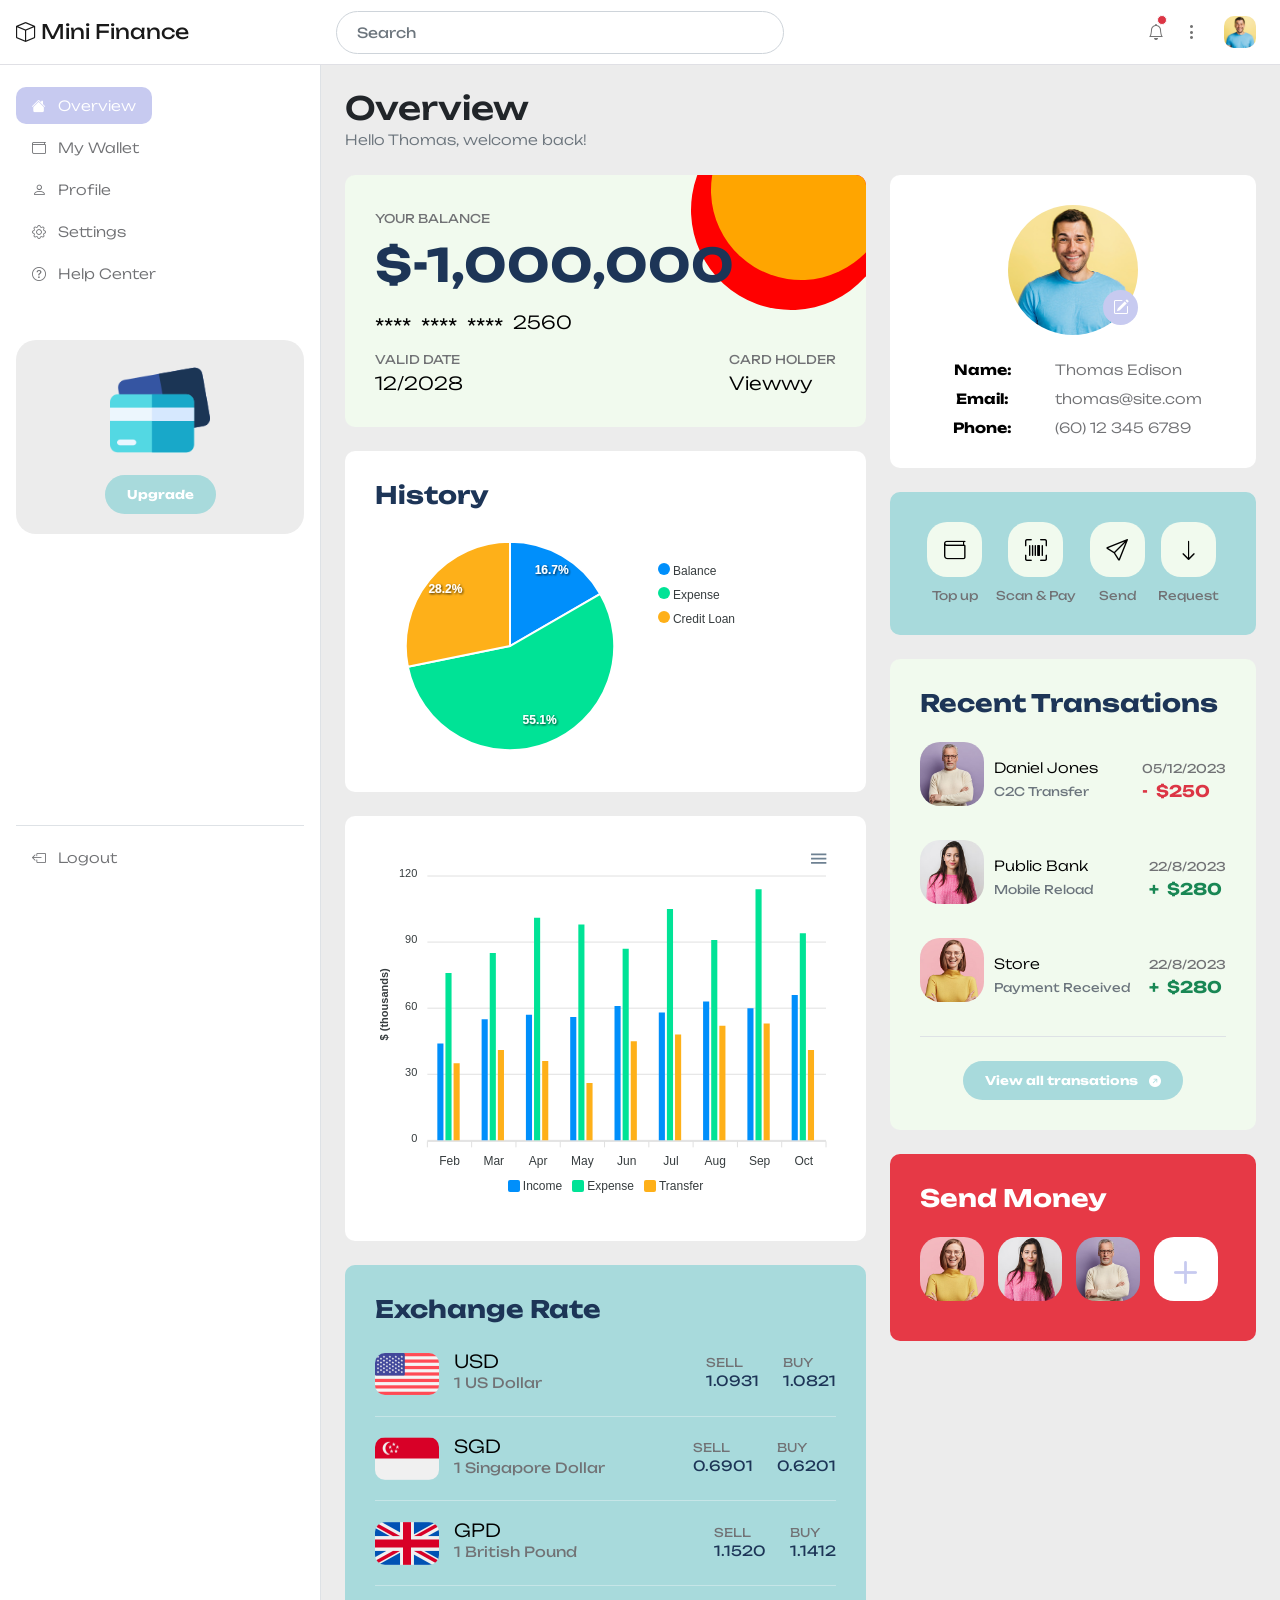
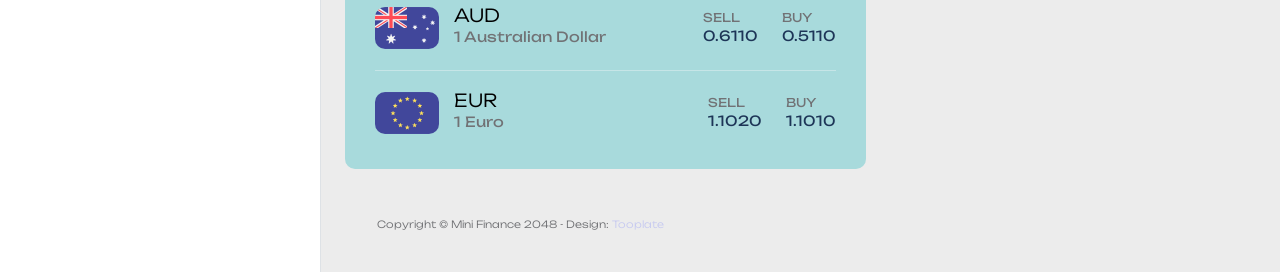
<file: index.html>
<!doctype html>
<html lang="en">
    <head>
        <meta charset="utf-8">
        <meta name="viewport" content="width=device-width, initial-scale=1">

        <meta name="description" content="">
        <meta name="author" content="Tooplate">

        <title>Mini Finance Dashboard Template</title>

        <!-- CSS FILES -->      
        <link rel="preconnect" href="https://fonts.googleapis.com">
        
        <link rel="preconnect" href="https://fonts.gstatic.com" crossorigin>

        <link href="https://fonts.googleapis.com/css2?family=Unbounded:wght@300;400;700&display=swap" rel="stylesheet">

        <link href="css/bootstrap.min.css" rel="stylesheet">

        <link href="css/bootstrap-icons.css" rel="stylesheet">

        <link href="css/apexcharts.css" rel="stylesheet">

        <link href="css/tooplate-mini-finance.css" rel="stylesheet">
<!--

Tooplate 2135 Mini Finance

https://www.tooplate.com/view/2135-mini-finance

Bootstrap 5 Dashboard Admin Template

-->

    </head>
    
    <body>
        <header class="navbar sticky-top flex-md-nowrap">
            <div class="col-md-3 col-lg-3 me-0 px-3 fs-6">
                <a class="navbar-brand" href="index.html">
                    <i class="bi-box"></i>
                    Mini Finance
                </a>
            </div>

            <button class="navbar-toggler position-absolute d-md-none collapsed" type="button" data-bs-toggle="collapse" data-bs-target="#sidebarMenu" aria-controls="sidebarMenu" aria-expanded="false" aria-label="Toggle navigation">
                <span class="navbar-toggler-icon"></span>
            </button>

            <form class="custom-form header-form ms-lg-3 ms-md-3 me-lg-auto me-md-auto order-2 order-lg-0 order-md-0" action="#" method="get" role="form">
                <input class="form-control" name="search" type="text" placeholder="Search" aria-label="Search">
            </form>

            <div class="navbar-nav me-lg-2">
                <div class="nav-item text-nowrap d-flex align-items-center">
                    <div class="dropdown ps-3">
                        <a class="nav-link dropdown-toggle text-center" href="#" role="button" data-bs-toggle="dropdown" aria-expanded="false" id="navbarLightDropdownMenuLink">
                            <i class="bi-bell"></i>
                            <span class="position-absolute start-100 translate-middle p-1 bg-danger border border-light rounded-circle">
                                <span class="visually-hidden">New alerts</span>
                            </span>
                        </a>

                        <ul class="dropdown-menu dropdown-menu-lg-end notifications-block-wrap bg-white shadow" aria-labelledby="navbarLightDropdownMenuLink">
                            <small>Notifications</small>

                            <li class="notifications-block border-bottom pb-2 mb-2">
                                <a class="dropdown-item d-flex  align-items-center" href="#">
                                    <div class="notifications-icon-wrap bg-success">
                                        <i class="notifications-icon bi-check-circle-fill"></i>
                                    </div>

                                    <div>
                                        <span>Your account has been created successfuly.</span>

                                        <p>12 days ago</p>
                                    </div>
                                </a>
                            </li>

                            <li class="notifications-block border-bottom pb-2 mb-2">
                                <a class="dropdown-item d-flex align-items-center" href="#">
                                    <div class="notifications-icon-wrap bg-info">
                                        <i class="notifications-icon bi-folder"></i>
                                    </div>

                                    <div>
                                        <span>Please check. We have sent a Daily report.</span>

                                        <p>10 days ago</p>
                                    </div>
                                </a>
                            </li>

                            <li class="notifications-block">
                                <a class="dropdown-item d-flex align-items-center" href="#">
                                    <div class="notifications-icon-wrap bg-danger">
                                        <i class="notifications-icon bi-question-circle"></i>
                                    </div>

                                    <div>
                                        <span>Account verification failed.</span>

                                        <p>1 hour ago</p>
                                    </div>
                                </a>
                            </li>
                        </ul>
                    </div>

                    <div class="dropdown ps-1">
                        <a class="nav-link dropdown-toggle text-center" href="#" role="button" data-bs-toggle="dropdown" aria-expanded="false">
                            <i class="bi-three-dots-vertical"></i>
                        </a>

                        <div class="dropdown-menu dropdown-menu-social bg-white shadow">
                            <div class="container">
                                <div class="row">
                                    <div class="col-lg-4 col-md-4 col-4">
                                        <a class="dropdown-item text-center" href="#">
                                            <img src="images/social/search.png" class="profile-image img-fluid" alt="">
                                            <span class="d-block">Google</span>
                                        </a>
                                    </div>

                                    <div class="col-lg-4 col-md-4 col-4">
                                        <a class="dropdown-item text-center" href="#">
                                            <img src="images/social/spotify.png" class="profile-image img-fluid" alt="">
                                            <span class="d-block">Spotify</span>
                                        </a>
                                    </div>

                                    <div class="col-lg-4 col-md-4 col-4">
                                        <a class="dropdown-item text-center" href="#">
                                            <img src="images/social/telegram.png" class="profile-image img-fluid" alt="">
                                            <span class="d-block">Telegram</span>
                                        </a>
                                    </div>

                                    <div class="col-lg-4 col-md-4 col-4">
                                        <a class="dropdown-item text-center" href="#">
                                            <img src="images/social/snapchat.png" class="profile-image img-fluid" alt="">
                                            <span class="d-block">Snapchat</span>
                                        </a>
                                    </div>

                                    <div class="col-lg-4 col-md-4 col-4">
                                        <a class="dropdown-item text-center" href="#">
                                            <img src="images/social/tiktok.png" class="profile-image img-fluid" alt="">
                                            <span class="d-block">Tiktok</span>
                                        </a>
                                    </div>

                                    <div class="col-lg-4 col-md-4 col-4">
                                        <a class="dropdown-item text-center" href="#">
                                            <img src="images/social/youtube.png" class="profile-image img-fluid" alt="">
                                            <span class="d-block">Youtube</span>
                                        </a>
                                    </div>
                                </div>
                            </div>
                        </div>
                    </div>

                    <div class="dropdown px-3">
                        <a class="nav-link dropdown-toggle" href="#" role="button" data-bs-toggle="dropdown" aria-expanded="false">
                            <img src="images/medium-shot-happy-man-smiling.jpg" class="profile-image img-fluid" alt="">
                        </a>
                        <ul class="dropdown-menu bg-white shadow">
                            <li>
                                <div class="dropdown-menu-profile-thumb d-flex">
                                    <img src="images/medium-shot-happy-man-smiling.jpg" class="profile-image img-fluid me-3" alt="">

                                    <div class="d-flex flex-column">
                                        <small>Thomas</small>
                                        <a href="#">thomas@site.com</a>
                                    </div>
                                </div>
                            </li>

                            <li>
                                <a class="dropdown-item" href="profile.html">
                                    <i class="bi-person me-2"></i>
                                    Profile
                                </a>
                            </li>

                            <li>
                                <a class="dropdown-item" href="setting.html">
                                    <i class="bi-gear me-2"></i>
                                    Settings
                                </a>
                            </li>

                            <li>
                                <a class="dropdown-item" href="help-center.html">
                                    <i class="bi-question-circle me-2"></i>
                                    Help
                                </a>
                            </li>

                            <li class="border-top mt-3 pt-2 mx-4">
                                <a class="dropdown-item ms-0 me-0" href="#">
                                    <i class="bi-box-arrow-left me-2"></i>
                                    Logout
                                </a>
                            </li>
                        </ul>
                    </div>
                </div>
            </div>
        </header>

        <div class="container-fluid">
            <div class="row">
                <nav id="sidebarMenu" class="col-md-3 col-lg-3 d-md-block sidebar collapse">
                    <div class="position-sticky py-4 px-3 sidebar-sticky">
                        <ul class="nav flex-column h-100">
                            <li class="nav-item">
                                <a class="nav-link active" aria-current="page" href="index.html">
                                    <i class="bi-house-fill me-2"></i>
                                    Overview
                                </a>
                            </li>

                            <li class="nav-item">
                                <a class="nav-link" href="wallet.html">
                                    <i class="bi-wallet me-2"></i>
                                    My Wallet
                                </a>
                            </li>

                            <li class="nav-item">
                                <a class="nav-link" href="profile.html">
                                    <i class="bi-person me-2"></i>
                                    Profile
                                </a>
                            </li>

                            <li class="nav-item">
                                <a class="nav-link" href="setting.html">
                                    <i class="bi-gear me-2"></i>
                                    Settings
                                </a>
                            </li>

                            <li class="nav-item">
                                <a class="nav-link" href="help-center.html">
                                    <i class="bi-question-circle me-2"></i>
                                    Help Center
                                </a>
                            </li>

                            <li class="nav-item featured-box mt-lg-5 mt-4 mb-4">
                                <img src="images/credit-card.png" class="img-fluid" alt="">

                                <a class="btn custom-btn" href="#">Upgrade</a>
                            </li>

                            <li class="nav-item border-top mt-auto pt-2">
                                <a class="nav-link" href="#">
                                    <i class="bi-box-arrow-left me-2"></i>
                                    Logout
                                </a>
                            </li>
                        </ul>
                    </div>
                </nav>

                <main class="main-wrapper col-md-9 ms-sm-auto py-4 col-lg-9 px-md-4 border-start">
                    <div class="title-group mb-3">
                        <h1 class="h2 mb-0">Overview</h1>

                        <small class="text-muted">Hello Thomas, welcome back!</small>
                    </div>

                    <div class="row my-4">
                        <div class="col-lg-7 col-12">
                            <div class="custom-block custom-block-balance">
                                <small>Your Balance</small>

                                <h2 class="mt-2 mb-3">$-1,000,000</h2>

                                <div class="custom-block-numbers d-flex align-items-center">
                                    <span>****</span>
                                    <span>****</span>
                                    <span>****</span>
                                    <p>2560</p>
                                </div>

                                <div class="d-flex">
                                    <div>
                                        <small>Valid Date</small>
                                        <p>12/2028</p>
                                    </div>

                                    <div class="ms-auto">
                                        <small>Card Holder</small>
                                        <p>Viewwy</p>
                                    </div>
                                </div>
                            </div>

                            <div class="custom-block bg-white">
                                <h5 class="mb-4">History</h5>

                                <div id="pie-chart"></div>
                            </div>

                            <div class="custom-block bg-white">
                                <div id="chart"></div>
                            </div>

                            <div class="custom-block custom-block-exchange">
                                <h5 class="mb-4">Exchange Rate</h5>

                                <div class="d-flex align-items-center border-bottom pb-3 mb-3">
                                    <div class="d-flex align-items-center">
                                        <img src="images/flag/united-states.png" class="exchange-image img-fluid" alt="">

                                        <div>
                                            <p>USD</p>
                                            <h6>1 US Dollar</h6>
                                        </div>
                                    </div>

                                    <div class="ms-auto me-4">
                                        <small>Sell</small>
                                        <h6>1.0931</h6>
                                    </div>

                                    <div>
                                        <small>Buy</small>
                                        <h6>1.0821</h6>
                                    </div>
                                </div>

                                <div class="d-flex align-items-center border-bottom pb-3 mb-3">
                                    <div class="d-flex align-items-center">
                                        <img src="images/flag/singapore.png" class="exchange-image img-fluid" alt="">

                                        <div>
                                            <p>SGD</p>
                                            <h6>1 Singapore Dollar</h6>
                                        </div>
                                    </div>

                                    <div class="ms-auto me-4">
                                        <small>Sell</small>
                                        <h6>0.6901</h6>
                                    </div>

                                    <div>
                                        <small>Buy</small>
                                        <h6>0.6201</h6>
                                    </div>
                                </div>

                                <div class="d-flex align-items-center border-bottom pb-3 mb-3">
                                    <div class="d-flex align-items-center">
                                        <img src="images/flag/united-kingdom.png" class="exchange-image img-fluid" alt="">

                                        <div>
                                            <p>GPD</p>
                                            <h6>1 British Pound</h6>
                                        </div>
                                    </div>

                                    <div class="ms-auto me-4">
                                        <small>Sell</small>
                                        <h6>1.1520</h6>
                                    </div>

                                    <div>
                                        <small>Buy</small>
                                        <h6>1.1412</h6>
                                    </div>
                                </div>

                                <div class="d-flex align-items-center border-bottom pb-3 mb-3">
                                    <div class="d-flex align-items-center">
                                        <img src="images/flag/australia.png" class="exchange-image img-fluid" alt="">

                                        <div>
                                            <p>AUD</p>
                                            <h6>1 Australian Dollar</h6>
                                        </div>
                                    </div>

                                    <div class="ms-auto me-4">
                                        <small>Sell</small>
                                        <h6>0.6110</h6>
                                    </div>

                                    <div>
                                        <small>Buy</small>
                                        <h6>0.5110</h6>
                                    </div>
                                </div>

                                <div class="d-flex align-items-center">
                                    <div class="d-flex align-items-center">
                                        <img src="images/flag/european-union.png" class="exchange-image img-fluid" alt="">

                                        <div>
                                            <p>EUR</p>
                                            <h6>1 Euro</h6>
                                        </div>
                                    </div>

                                    <div class="ms-auto me-4">
                                        <small>Sell</small>
                                        <h6>1.1020</h6>
                                    </div>

                                    <div>
                                        <small>Buy</small>
                                        <h6>1.1010</h6>
                                    </div>
                                </div>
                            </div>
                        </div>

                        <div class="col-lg-5 col-12">
                            <div class="custom-block custom-block-profile-front custom-block-profile text-center bg-white">
                                <div class="custom-block-profile-image-wrap mb-4">
                                    <img src="images/medium-shot-happy-man-smiling.jpg" class="custom-block-profile-image img-fluid" alt="">

                                    <a href="setting.html" class="bi-pencil-square custom-block-edit-icon"></a>
                                </div>

                                <p class="d-flex flex-wrap mb-2">
                                    <strong>Name:</strong>

                                    <span>Thomas Edison</span>
                                </p>

                                <p class="d-flex flex-wrap mb-2">
                                    <strong>Email:</strong>
                                    
                                    <a href="#">
                                        thomas@site.com
                                    </a>
                                </p>

                                <p class="d-flex flex-wrap mb-0">
                                    <strong>Phone:</strong>

                                    <a href="#">
                                        (60) 12 345 6789
                                    </a>
                                </p>
                            </div>

                            <div class="custom-block custom-block-bottom d-flex flex-wrap">
                                <div class="custom-block-bottom-item">
                                    <a href="#" class="d-flex flex-column">
                                        <i class="custom-block-icon bi-wallet"></i>

                                        <small>Top up</small>
                                    </a>
                                </div>

                                <div class="custom-block-bottom-item">
                                    <a href="#" class="d-flex flex-column">
                                        <i class="custom-block-icon bi-upc-scan"></i>

                                        <small>Scan & Pay</small>
                                    </a>
                                </div>

                                <div class="custom-block-bottom-item">
                                    <a href="#" class="d-flex flex-column">
                                        <i class="custom-block-icon bi-send"></i>

                                        <small>Send</small>
                                    </a>
                                </div>

                                <div class="custom-block-bottom-item">
                                    <a href="#" class="d-flex flex-column">
                                        <i class="custom-block-icon bi-arrow-down"></i>

                                        <small>Request</small>
                                    </a>
                                </div>
                            </div>

                            <div class="custom-block custom-block-transations">
                                <h5 class="mb-4">Recent Transations</h5>

                                <div class="d-flex flex-wrap align-items-center mb-4">
                                    <div class="d-flex align-items-center">
                                        <img src="images/profile/senior-man-white-sweater-eyeglasses.jpg" class="profile-image img-fluid" alt="">

                                        <div>
                                            <p>
                                                <a href="transation-detail.html">Daniel Jones</a>
                                            </p>

                                            <small class="text-muted">C2C Transfer</small>
                                        </div>
                                    </div>

                                    <div class="ms-auto">
                                        <small>05/12/2023</small>
                                        <strong class="d-block text-danger"><span class="me-1">-</span> $250</strong>
                                    </div>
                                </div>

                                <div class="d-flex flex-wrap align-items-center mb-4">
                                    <div class="d-flex align-items-center">
                                        <img src="images/profile/young-beautiful-woman-pink-warm-sweater.jpg" class="profile-image img-fluid" alt="">

                                        <div>
                                            <p>
                                                <a href="transation-detail.html">Public Bank</a>
                                            </p>

                                            <small class="text-muted">Mobile Reload</small>
                                        </div>
                                    </div>

                                    <div class="ms-auto">
                                        <small>22/8/2023</small>
                                        <strong class="d-block text-success"><span class="me-1">+</span> $280</strong>
                                    </div>
                                </div>

                                <div class="d-flex flex-wrap align-items-center">
                                    <div class="d-flex align-items-center">
                                        <img src="images/profile/young-woman-with-round-glasses-yellow-sweater.jpg" class="profile-image img-fluid" alt="">

                                        <div>
                                            <p><a href="transation-detail.html">Store</a></p>

                                            <small class="text-muted">Payment Received</small>
                                        </div>
                                    </div>

                                    <div class="ms-auto">
                                        <small>22/8/2023</small>
                                        <strong class="d-block text-success"><span class="me-1">+</span> $280</strong>
                                    </div>
                                </div>

                                <div class="border-top pt-4 mt-4 text-center">
                                    <a class="btn custom-btn" href="wallet.html">
                                        View all transations
                                        <i class="bi-arrow-up-right-circle-fill ms-2"></i>
                                    </a>
                                </div>
                            </div>

                            <div class="custom-block primary-bg">
                                <h5 class="text-white mb-4">Send Money</h5>

                                <a href="#">
                                    <img src="images/profile/young-woman-with-round-glasses-yellow-sweater.jpg" class="profile-image img-fluid" alt="">
                                </a>

                                <a href="#">
                                    <img src="images/profile/young-beautiful-woman-pink-warm-sweater.jpg" class="profile-image img-fluid" alt="">
                                </a>

                                <a href="#">
                                    <img src="images/profile/senior-man-white-sweater-eyeglasses.jpg" class="profile-image img-fluid" alt="">
                                </a>

                                <div class="profile-rounded">
                                    <a href="#">
                                        <i class="profile-rounded-icon bi-plus"></i>
                                    </a>
                                </div>
                            </div>

                        </div>
                    </div>

                    <footer class="site-footer">
                        <div class="container">
                            <div class="row">
                                
                                <div class="col-lg-12 col-12">
                                    <p class="copyright-text">Copyright © Mini Finance 2048 
                                    - Design: <a rel="sponsored" href="https://www.tooplate.com" target="_blank">Tooplate</a></p>
                                </div>

                            </div>
                        </div>
                    </footer>
                </main>

            </div>
        </div>

        <!-- JAVASCRIPT FILES -->
        <script src="js/jquery.min.js"></script>
        <script src="js/bootstrap.bundle.min.js"></script>
        <script src="js/apexcharts.min.js"></script>
        <script src="js/custom.js"></script>

        <script type="text/javascript">
            var options = {
              series: [13, 43, 22],
              chart: {
              width: 380,
              type: 'pie',
            },
            labels: ['Balance', 'Expense', 'Credit Loan',],
            responsive: [{
              breakpoint: 480,
              options: {
                chart: {
                  width: 200
                },
                legend: {
                  position: 'bottom'
                }
              }
            }]
            };

            var chart = new ApexCharts(document.querySelector("#pie-chart"), options);
            chart.render();
        </script>

        <script type="text/javascript">
            var options = {
              series: [{
              name: 'Income',
              data: [44, 55, 57, 56, 61, 58, 63, 60, 66]
            }, {
              name: 'Expense',
              data: [76, 85, 101, 98, 87, 105, 91, 114, 94]
            }, {
              name: 'Transfer',
              data: [35, 41, 36, 26, 45, 48, 52, 53, 41]
            }],
              chart: {
              type: 'bar',
              height: 350
            },
            plotOptions: {
              bar: {
                horizontal: false,
                columnWidth: '55%',
                endingShape: 'rounded'
              },
            },
            dataLabels: {
              enabled: false
            },
            stroke: {
              show: true,
              width: 2,
              colors: ['transparent']
            },
            xaxis: {
              categories: ['Feb', 'Mar', 'Apr', 'May', 'Jun', 'Jul', 'Aug', 'Sep', 'Oct'],
            },
            yaxis: {
              title: {
                text: '$ (thousands)'
              }
            },
            fill: {
              opacity: 1
            },
            tooltip: {
              y: {
                formatter: function (val) {
                  return "$ " + val + " thousands"
                }
              }
            }
            };

            var chart = new ApexCharts(document.querySelector("#chart"), options);
            chart.render();
        </script>

    </body>
</html>
</file>
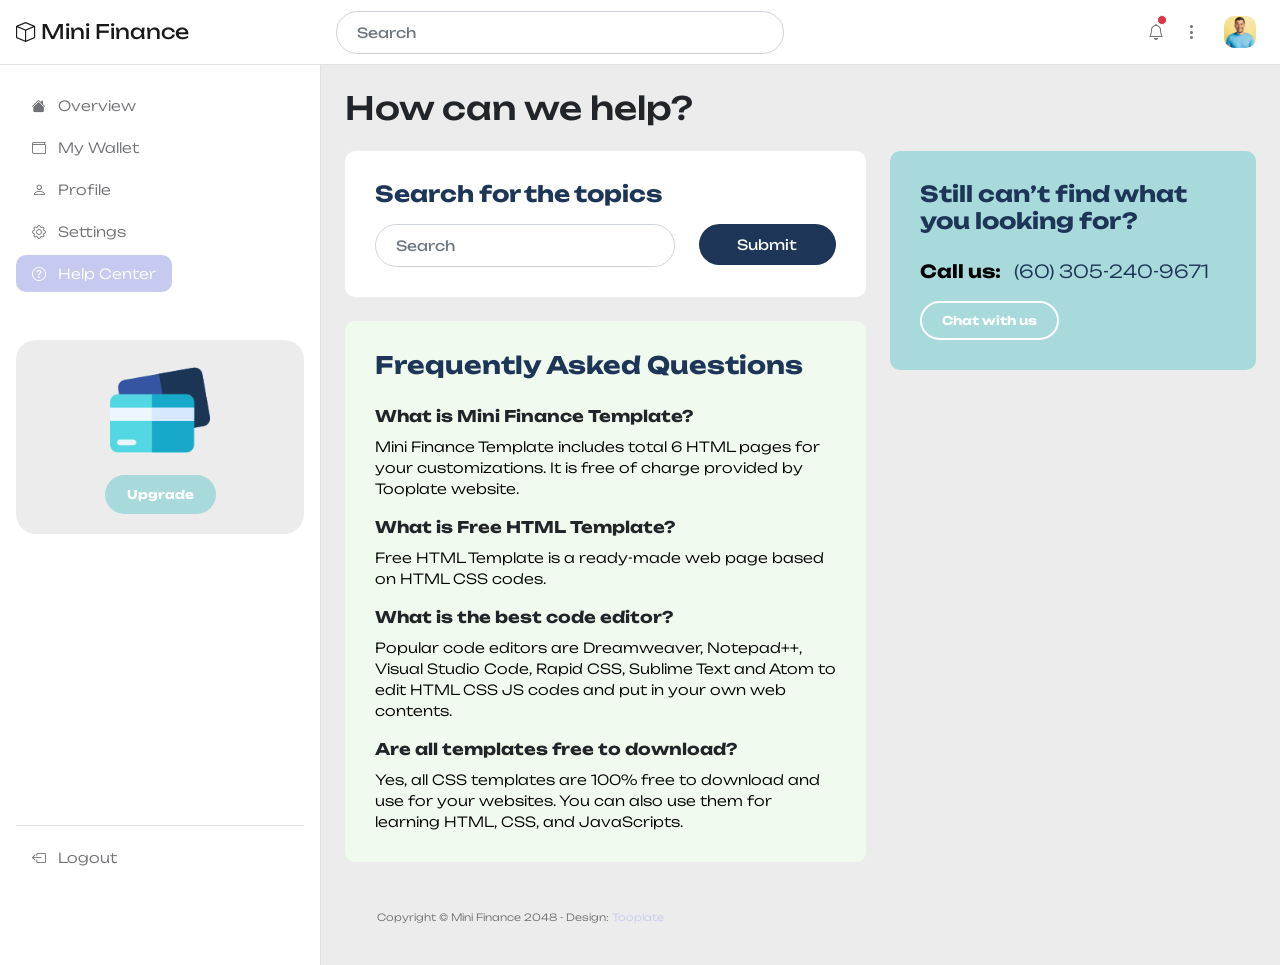
<file: help-center.html>
<!doctype html>
<html lang="en">
    <head>
        <meta charset="utf-8">
        <meta name="viewport" content="width=device-width, initial-scale=1">

        <meta name="description" content="">
        <meta name="author" content="">

        <title>Mini Finance - Help Center</title>

        <!-- CSS FILES -->      
        <link rel="preconnect" href="https://fonts.googleapis.com">
        
        <link rel="preconnect" href="https://fonts.gstatic.com" crossorigin>

        <link href="https://fonts.googleapis.com/css2?family=Unbounded:wght@300;400;700&display=swap" rel="stylesheet">

        <link href="css/bootstrap.min.css" rel="stylesheet">

        <link href="css/bootstrap-icons.css" rel="stylesheet">

        <link href="css/tooplate-mini-finance.css" rel="stylesheet">
<!--

Tooplate 2135 Mini Finance

https://www.tooplate.com/view/2135-mini-finance

Bootstrap 5 Dashboard Admin Template

-->
    </head>
    
    <body>
        <header class="navbar sticky-top flex-md-nowrap">
            <div class="col-md-3 col-lg-3 me-0 px-3 fs-6">
                <a class="navbar-brand" href="index.html">
                    <i class="bi-box"></i>
                    Mini Finance
                </a>
            </div>

            <button class="navbar-toggler position-absolute d-md-none collapsed" type="button" data-bs-toggle="collapse" data-bs-target="#sidebarMenu" aria-controls="sidebarMenu" aria-expanded="false" aria-label="Toggle navigation">
                <span class="navbar-toggler-icon"></span>
            </button>

            <form class="custom-form header-form ms-lg-3 ms-md-3 me-lg-auto me-md-auto order-2 order-lg-0 order-md-0" action="#" method="get" role="form">
                <input class="form-control" name="search" type="text" placeholder="Search" aria-label="Search">
            </form>

            <div class="navbar-nav me-lg-2">
                <div class="nav-item text-nowrap d-flex align-items-center">
                    <div class="dropdown ps-3">
                        <a class="nav-link dropdown-toggle text-center" href="#" role="button" data-bs-toggle="dropdown" aria-expanded="false">
                            <i class="bi-bell"></i>
                            <span class="position-absolute start-100 translate-middle p-1 bg-danger border border-light rounded-circle">
                                <span class="visually-hidden">New alerts</span>
                            </span>
                        </a>

                        <ul class="dropdown-menu notifications-block-wrap bg-white shadow">
                            <small>Notifications</small>

                            <li class="notifications-block border-bottom pb-2 mb-2">
                                <a class="dropdown-item d-flex align-items-center" href="#">
                                    <div class="notifications-icon-wrap bg-success">
                                        <i class="notifications-icon bi-check-circle-fill"></i>
                                    </div>

                                    <div>
                                        <span>Your account has been created successfuly.</span>

                                        <p>12 days ago</p>
                                    </div>
                                </a>
                            </li>

                            <li class="notifications-block border-bottom pb-2 mb-2">
                                <a class="dropdown-item d-flex align-items-center" href="#">
                                    <div class="notifications-icon-wrap bg-info">
                                        <i class="notifications-icon bi-folder"></i>
                                    </div>

                                    <div>
                                        <span>Please check. We have sent a Daily report.</span>

                                        <p>10 days ago</p>
                                    </div>
                                </a>
                            </li>

                            <li class="notifications-block">
                                <a class="dropdown-item d-flex align-items-center" href="#">
                                    <div class="notifications-icon-wrap bg-danger">
                                        <i class="notifications-icon bi-question-circle"></i>
                                    </div>

                                    <div>
                                        <span>Account verification failed.</span>

                                        <p>1 hour ago</p>
                                    </div>
                                </a>
                            </li>
                        </ul>
                    </div>

                    <div class="dropdown ps-1">
                        <a class="nav-link dropdown-toggle text-center" href="#" role="button" data-bs-toggle="dropdown" aria-expanded="false">
                            <i class="bi-three-dots-vertical"></i>
                        </a>

                        <div class="dropdown-menu dropdown-menu-social bg-white shadow">
                            <div class="container">
                                <div class="row">
                                    <div class="col-lg-4 col-md-4 col-4">
                                        <a class="dropdown-item text-center" href="#">
                                            <img src="images/social/search.png" class="profile-image img-fluid" alt="">
                                            <span class="d-block">Google</span>
                                        </a>
                                    </div>

                                    <div class="col-lg-4 col-md-4 col-4">
                                        <a class="dropdown-item text-center" href="#">
                                            <img src="images/social/spotify.png" class="profile-image img-fluid" alt="">
                                            <span class="d-block">Spotify</span>
                                        </a>
                                    </div>

                                    <div class="col-lg-4 col-md-4 col-4">
                                        <a class="dropdown-item text-center" href="#">
                                            <img src="images/social/telegram.png" class="profile-image img-fluid" alt="">
                                            <span class="d-block">Telegram</span>
                                        </a>
                                    </div>

                                    <div class="col-lg-4 col-md-4 col-4">
                                        <a class="dropdown-item text-center" href="#">
                                            <img src="images/social/snapchat.png" class="profile-image img-fluid" alt="">
                                            <span class="d-block">Snapchat</span>
                                        </a>
                                    </div>

                                    <div class="col-lg-4 col-md-4 col-4">
                                        <a class="dropdown-item text-center" href="#">
                                            <img src="images/social/tiktok.png" class="profile-image img-fluid" alt="">
                                            <span class="d-block">Tiktok</span>
                                        </a>
                                    </div>

                                    <div class="col-lg-4 col-md-4 col-4">
                                        <a class="dropdown-item text-center" href="#">
                                            <img src="images/social/youtube.png" class="profile-image img-fluid" alt="">
                                            <span class="d-block">Youtube</span>
                                        </a>
                                    </div>
                                </div>
                            </div>
                        </div>
                    </div>

                    <div class="dropdown px-3">
                        <a class="nav-link dropdown-toggle" href="#" role="button" data-bs-toggle="dropdown" aria-expanded="false">
                            <img src="images/medium-shot-happy-man-smiling.jpg" class="profile-image img-fluid" alt="">
                        </a>
                        <ul class="dropdown-menu bg-white shadow">
                            <li>
                                <div class="dropdown-menu-profile-thumb d-flex">
                                    <img src="images/medium-shot-happy-man-smiling.jpg" class="profile-image img-fluid me-3" alt="">

                                    <div class="d-flex flex-column">
                                        <small>Thomas</small>
                                        <a href="#">thomas@site.com</a>
                                    </div>
                                </div>
                            </li>

                            <li>
                                <a class="dropdown-item" href="profile.html">
                                    <i class="bi-person me-2"></i>
                                    Profile
                                </a>
                            </li>

                            <li>
                                <a class="dropdown-item" href="setting.html">
                                    <i class="bi-gear me-2"></i>
                                    Settings
                                </a>
                            </li>

                            <li>
                                <a class="dropdown-item" href="help-center.html">
                                    <i class="bi-question-circle me-2"></i>
                                    Help
                                </a>
                            </li>

                            <li class="border-top mt-3 pt-2 mx-4">
                                <a class="dropdown-item ms-0 me-0" href="#">
                                    <i class="bi-box-arrow-left me-2"></i>
                                    Logout
                                </a>
                            </li>
                        </ul>
                    </div>
                </div>
            </div>
        </header>

        <div class="container-fluid">
            <div class="row">
                <nav id="sidebarMenu" class="col-md-3 col-lg-3 d-md-block sidebar collapse">
                    <div class="position-sticky py-4 px-3 sidebar-sticky">
                        <ul class="nav flex-column h-100">
                            <li class="nav-item">
                                <a class="nav-link" aria-current="page" href="index.html">
                                    <i class="bi-house-fill me-2"></i>
                                    Overview
                                </a>
                            </li>

                            <li class="nav-item">
                                <a class="nav-link" href="wallet.html">
                                    <i class="bi-wallet me-2"></i>
                                    My Wallet
                                </a>
                            </li>

                            <li class="nav-item">
                                <a class="nav-link" href="profile.html">
                                    <i class="bi-person me-2"></i>
                                    Profile
                                </a>
                            </li>

                            <li class="nav-item">
                                <a class="nav-link" href="setting.html">
                                    <i class="bi-gear me-2"></i>
                                    Settings
                                </a>
                            </li>

                            <li class="nav-item">
                                <a class="nav-link active" href="help-center.html">
                                    <i class="bi-question-circle me-2"></i>
                                    Help Center
                                </a>
                            </li>

                            <li class="nav-item featured-box mt-lg-5 mt-4 mb-4">
                                <img src="images/credit-card.png" class="img-fluid" alt="">

                                <a class="btn custom-btn" href="#">Upgrade</a>
                            </li>

                            <li class="nav-item border-top mt-auto pt-2">
                                <a class="nav-link" href="#">
                                    <i class="bi-box-arrow-left me-2"></i>
                                    Logout
                                </a>
                            </li>
                        </ul>
                    </div>
                </nav>

                <main class="main-wrapper col-md-9 ms-sm-auto py-4 col-lg-9 px-md-4 border-start">
                    <div class="title-group mb-3">
                        <h1 class="h2 mb-0">How can we help?</h1>
                    </div>

                    <div class="row my-4">
                        <div class="col-lg-7 col-12">
                            <div class="custom-block bg-white">
                                <form class="custom-form search-form" action="#" method="post" role="form">
                                    <div class="row">
                                        <div class="col-lg-12 mb-2">
                                            <h6>Search for the topics</h6>
                                        </div>

                                        <div class="col-lg-8 col-md-8 col-12">
                                            <input class="form-control mb-lg-0 mb-md-0" name="search" type="text" placeholder="Search" aria-label="Search">
                                        </div>

                                        <div class="col-lg-4 col-md-4 col-12">
                                            <button type="submit" class="form-control">
                                                Submit
                                            </button>
                                        </div>
                                    </div>
                                </form>
                            </div>

                            <div class="custom-block custom-block-faq">
                                <h5 class="mb-4">Frequently Asked Questions</h5>

                                <strong class="d-block mb-2">What is Mini Finance Template?</strong>

                                <p>Mini Finance Template includes total 6 HTML pages for your customizations. It is free of charge provided by Tooplate website.</p>
                                
                                <strong class="d-block mt-3 mb-2">What is Free HTML Template?</strong>

                                <p>Free HTML Template is a ready-made web page based on HTML CSS codes.</p>

                                <strong class="d-block mt-3 mb-2">What is the best code editor?</strong>

                                <p>Popular code editors are Dreamweaver, Notepad++, Visual Studio Code, Rapid CSS, Sublime Text and Atom to edit HTML CSS JS codes and put in your own web contents.</p>

                                 <strong class="d-block mt-3 mb-2">Are all templates free to download?</strong>

                                 <p>Yes, all CSS templates are 100% free to download and use for your websites. You can also use them for learning HTML, CSS, and JavaScripts.</p>
                            </div>
                        </div>

                        <div class="col-lg-5 col-12">
                            <div class="custom-block custom-block-contact">
                                <h6 class="mb-4">Still can’t find what you looking for?</h6>

                                <p>
                                    <strong>Call us:</strong>
                                    <a href="tel: 305-240-9671" class="ms-2">
                                        (60) 
                                        305-240-9671
                                    </a>
                                </p>

                                <a href="#" class="btn custom-btn custom-btn-bg-white mt-3">
                                    Chat with us
                                </a>
                            </div>
                        </div>
                    </div>

                    <footer class="site-footer">
                        <div class="container">
                            <div class="row">
                                
                                <div class="col-lg-12 col-12">
                                    <p class="copyright-text">Copyright © Mini Finance 2048 
                                    - Design: <a rel="sponsored" href="https://www.tooplate.com" target="_blank">Tooplate</a></p>
                                </div>

                            </div>
                        </div>
                    </footer>
                </main>

            </div>
        </div>

        <!-- JAVASCRIPT FILES -->
        <script src="js/jquery.min.js"></script>
        <script src="js/bootstrap.bundle.min.js"></script>
        <script src="js/custom.js"></script>

    </body>
</html>
</file>
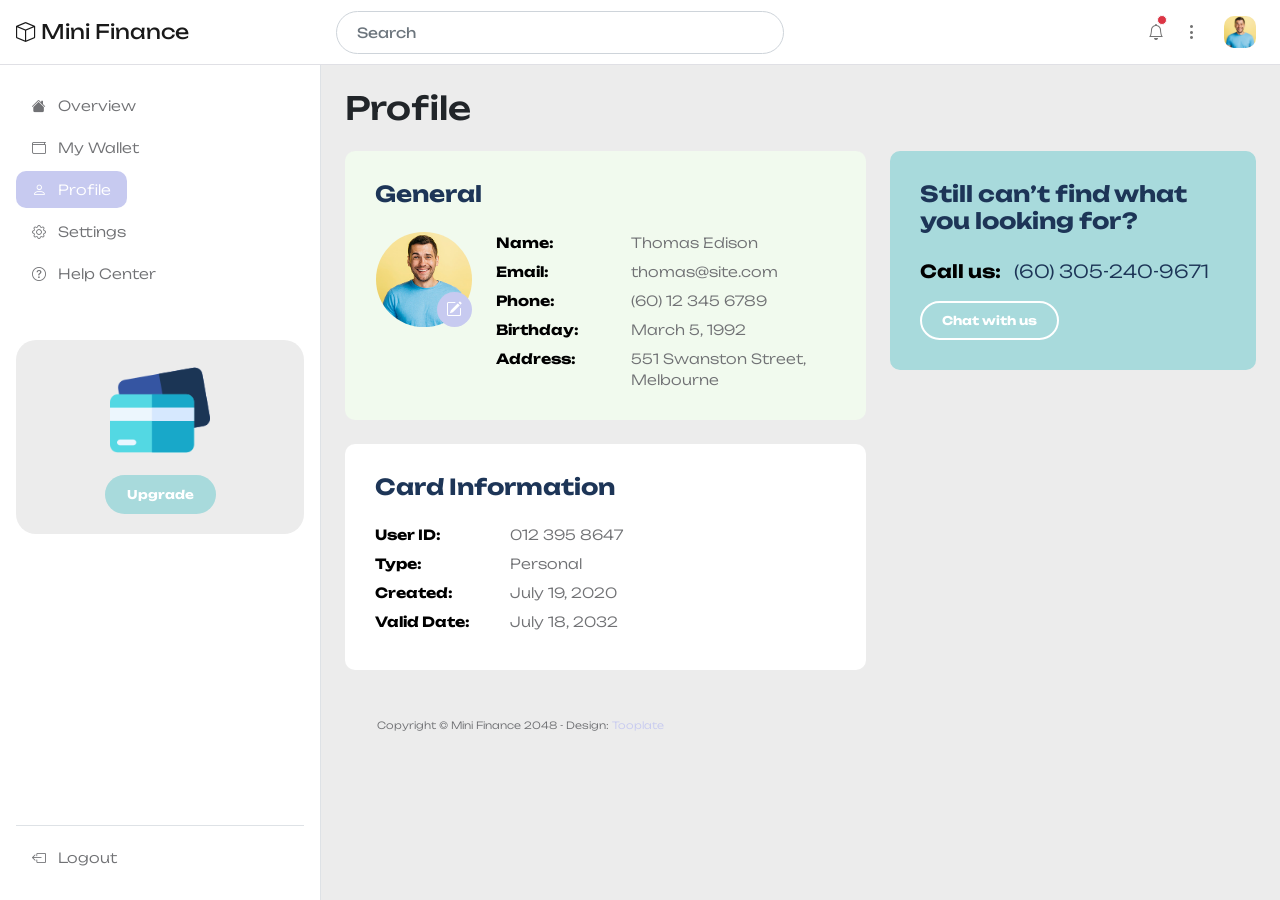
<file: profile.html>
<!doctype html>
<html lang="en">
    <head>
        <meta charset="utf-8">
        <meta name="viewport" content="width=device-width, initial-scale=1">

        <meta name="description" content="">
        <meta name="author" content="">

        <title>Mini Finance - Profile Page</title>

        <!-- CSS FILES -->      
        <link rel="preconnect" href="https://fonts.googleapis.com">
        
        <link rel="preconnect" href="https://fonts.gstatic.com" crossorigin>

        <link href="https://fonts.googleapis.com/css2?family=Unbounded:wght@300;400;700&display=swap" rel="stylesheet">

        <link href="css/bootstrap.min.css" rel="stylesheet">

        <link href="css/bootstrap-icons.css" rel="stylesheet">

        <link href="css/tooplate-mini-finance.css" rel="stylesheet">
<!--

Tooplate 2135 Mini Finance

https://www.tooplate.com/view/2135-mini-finance

Bootstrap 5 Dashboard Admin Template

-->
    </head>
    
    <body>
        <header class="navbar sticky-top flex-md-nowrap">
            <div class="col-md-3 col-lg-3 me-0 px-3 fs-6">
                <a class="navbar-brand" href="index.html">
                    <i class="bi-box"></i>
                    Mini Finance
                </a>
            </div>

            <button class="navbar-toggler position-absolute d-md-none collapsed" type="button" data-bs-toggle="collapse" data-bs-target="#sidebarMenu" aria-controls="sidebarMenu" aria-expanded="false" aria-label="Toggle navigation">
                <span class="navbar-toggler-icon"></span>
            </button>
            
            <form class="custom-form header-form ms-lg-3 ms-md-3 me-lg-auto me-md-auto order-2 order-lg-0 order-md-0" action="#" method="get" role="form">
                <input class="form-control" name="search" type="text" placeholder="Search" aria-label="Search">
            </form>

            <div class="navbar-nav me-lg-2">
                <div class="nav-item text-nowrap d-flex align-items-center">
                    <div class="dropdown ps-3">
                        <a class="nav-link dropdown-toggle text-center" href="#" role="button" data-bs-toggle="dropdown" aria-expanded="false">
                            <i class="bi-bell"></i>
                            <span class="position-absolute start-100 translate-middle p-1 bg-danger border border-light rounded-circle">
                                <span class="visually-hidden">New alerts</span>
                            </span>
                        </a>

                        <ul class="dropdown-menu notifications-block-wrap bg-white shadow">
                            <small>Notifications</small>

                            <li class="notifications-block border-bottom pb-2 mb-2">
                                <a class="dropdown-item d-flex align-items-center" href="#">
                                    <div class="notifications-icon-wrap bg-success">
                                        <i class="notifications-icon bi-check-circle-fill"></i>
                                    </div>

                                    <div>
                                        <span>Your account has been created successfuly.</span>

                                        <p>12 days ago</p>
                                    </div>
                                </a>
                            </li>

                            <li class="notifications-block border-bottom pb-2 mb-2">
                                <a class="dropdown-item d-flex align-items-center" href="#">
                                    <div class="notifications-icon-wrap bg-info">
                                        <i class="notifications-icon bi-folder"></i>
                                    </div>

                                    <div>
                                        <span>Please check. We have sent a Daily report.</span>

                                        <p>10 days ago</p>
                                    </div>
                                </a>
                            </li>

                            <li class="notifications-block">
                                <a class="dropdown-item d-flex align-items-center" href="#">
                                    <div class="notifications-icon-wrap bg-danger">
                                        <i class="notifications-icon bi-question-circle"></i>
                                    </div>

                                    <div>
                                        <span>Account verification failed.</span>

                                        <p>1 hour ago</p>
                                    </div>
                                </a>
                            </li>
                        </ul>
                    </div>

                    <div class="dropdown ps-1">
                        <a class="nav-link dropdown-toggle text-center" href="#" role="button" data-bs-toggle="dropdown" aria-expanded="false">
                            <i class="bi-three-dots-vertical"></i>
                        </a>

                        <div class="dropdown-menu dropdown-menu-social bg-white shadow">
                            <div class="container">
                                <div class="row">
                                    <div class="col-lg-4 col-md-4 col-4">
                                        <a class="dropdown-item text-center" href="#">
                                            <img src="images/social/search.png" class="profile-image img-fluid" alt="">
                                            <span class="d-block">Google</span>
                                        </a>
                                    </div>

                                    <div class="col-lg-4 col-md-4 col-4">
                                        <a class="dropdown-item text-center" href="#">
                                            <img src="images/social/spotify.png" class="profile-image img-fluid" alt="">
                                            <span class="d-block">Spotify</span>
                                        </a>
                                    </div>

                                    <div class="col-lg-4 col-md-4 col-4">
                                        <a class="dropdown-item text-center" href="#">
                                            <img src="images/social/telegram.png" class="profile-image img-fluid" alt="">
                                            <span class="d-block">Telegram</span>
                                        </a>
                                    </div>

                                    <div class="col-lg-4 col-md-4 col-4">
                                        <a class="dropdown-item text-center" href="#">
                                            <img src="images/social/snapchat.png" class="profile-image img-fluid" alt="">
                                            <span class="d-block">Snapchat</span>
                                        </a>
                                    </div>

                                    <div class="col-lg-4 col-md-4 col-4">
                                        <a class="dropdown-item text-center" href="#">
                                            <img src="images/social/tiktok.png" class="profile-image img-fluid" alt="">
                                            <span class="d-block">Tiktok</span>
                                        </a>
                                    </div>

                                    <div class="col-lg-4 col-md-4 col-4">
                                        <a class="dropdown-item text-center" href="#">
                                            <img src="images/social/youtube.png" class="profile-image img-fluid" alt="">
                                            <span class="d-block">Youtube</span>
                                        </a>
                                    </div>
                                </div>
                            </div>
                        </div>
                    </div>

                    <div class="dropdown px-3">
                        <a class="nav-link dropdown-toggle" href="#" role="button" data-bs-toggle="dropdown" aria-expanded="false">
                            <img src="images/medium-shot-happy-man-smiling.jpg" class="profile-image img-fluid" alt="">
                        </a>
                        <ul class="dropdown-menu bg-white shadow">
                            <li>
                                <div class="dropdown-menu-profile-thumb d-flex">
                                    <img src="images/medium-shot-happy-man-smiling.jpg" class="profile-image img-fluid me-3" alt="">

                                    <div class="d-flex flex-column">
                                        <small>Thomas</small>
                                        <a href="#">thomas@site.com</a>
                                    </div>
                                </div>
                            </li>

                            <li>
                                <a class="dropdown-item" href="profile.html">
                                    <i class="bi-person me-2"></i>
                                    Profile
                                </a>
                            </li>

                            <li>
                                <a class="dropdown-item" href="setting.html">
                                    <i class="bi-gear me-2"></i>
                                    Settings
                                </a>
                            </li>

                            <li>
                                <a class="dropdown-item" href="help-center.html">
                                    <i class="bi-question-circle me-2"></i>
                                    Help
                                </a>
                            </li>

                            <li class="border-top mt-3 pt-2 mx-4">
                                <a class="dropdown-item ms-0 me-0" href="#">
                                    <i class="bi-box-arrow-left me-2"></i>
                                    Logout
                                </a>
                            </li>
                        </ul>
                    </div>
                </div>
            </div>
        </header>

        <div class="container-fluid">
            <div class="row">
                <nav id="sidebarMenu" class="col-md-3 col-lg-3 d-md-block sidebar collapse">
                    <div class="position-sticky py-4 px-3 sidebar-sticky">
                        <ul class="nav flex-column h-100">
                            <li class="nav-item">
                                <a class="nav-link" aria-current="page" href="index.html">
                                    <i class="bi-house-fill me-2"></i>
                                    Overview
                                </a>
                            </li>

                            <li class="nav-item">
                                <a class="nav-link" href="wallet.html">
                                    <i class="bi-wallet me-2"></i>
                                    My Wallet
                                </a>
                            </li>

                            <li class="nav-item">
                                <a class="nav-link active" href="profile.html">
                                    <i class="bi-person me-2"></i>
                                    Profile
                                </a>
                            </li>

                            <li class="nav-item">
                                <a class="nav-link" href="setting.html">
                                    <i class="bi-gear me-2"></i>
                                    Settings
                                </a>
                            </li>

                            <li class="nav-item">
                                <a class="nav-link" href="help-center.html">
                                    <i class="bi-question-circle me-2"></i>
                                    Help Center
                                </a>
                            </li>

                            <li class="nav-item featured-box mt-lg-5 mt-4 mb-4">
                                <img src="images/credit-card.png" class="img-fluid" alt="">

                                <a class="btn custom-btn" href="#">Upgrade</a>
                            </li>

                            <li class="nav-item border-top mt-auto pt-2">
                                <a class="nav-link" href="#">
                                    <i class="bi-box-arrow-left me-2"></i>
                                    Logout
                                </a>
                            </li>
                        </ul>
                    </div>
                </nav>

                <main class="main-wrapper col-md-9 ms-sm-auto py-4 col-lg-9 px-md-4 border-start">
                    <div class="title-group mb-3">
                        <h1 class="h2 mb-0">Profile</h1>
                    </div>

                    <div class="row my-4">
                        <div class="col-lg-7 col-12">
                            <div class="custom-block custom-block-profile">
                                <div class="row">
                                    <div class="col-lg-12 col-12 mb-3">
                                        <h6>General</h6>
                                    </div>

                                    <div class="col-lg-3 col-12 mb-4 mb-lg-0">
                                        <div class="custom-block-profile-image-wrap">
                                            <img src="images/medium-shot-happy-man-smiling.jpg" class="custom-block-profile-image img-fluid" alt="">

                                            <a href="setting.html" class="bi-pencil-square custom-block-edit-icon"></a>
                                        </div>
                                    </div>

                                    <div class="col-lg-9 col-12">
                                        <p class="d-flex flex-wrap mb-2">
                                            <strong>Name:</strong>

                                            <span>Thomas Edison</span>
                                        </p>

                                        <p class="d-flex flex-wrap mb-2">
                                            <strong>Email:</strong>
                                            
                                            <a href="#">
                                                thomas@site.com
                                            </a>
                                        </p>

                                        <p class="d-flex flex-wrap mb-2">
                                            <strong>Phone:</strong>

                                            <a href="#">
                                                (60) 12 345 6789
                                            </a>
                                        </p>

                                        <p class="d-flex flex-wrap mb-2">
                                            <strong>Birthday:</strong>

                                            <span>March 5, 1992</span>
                                        </p>

                                        <p class="d-flex flex-wrap">
                                            <strong>Address:</strong>

                                            <span>551 Swanston Street, Melbourne</span>
                                        </p>
                                    </div>
                                </div>
                            </div>

                            <div class="custom-block custom-block-profile bg-white">
                                <h6 class="mb-4">Card Information</h6>

                                <p class="d-flex flex-wrap mb-2">
                                    <strong>User ID:</strong>

                                    <span>012 395 8647</span>
                                </p>

                                <p class="d-flex flex-wrap mb-2">
                                    <strong>Type:</strong>

                                    <span>Personal</span>
                                </p>

                                <p class="d-flex flex-wrap mb-2">
                                    <strong>Created:</strong>

                                    <span>July 19, 2020</span>
                                </p>

                                <p class="d-flex flex-wrap mb-2">
                                    <strong>Valid Date:</strong>

                                    <span>July 18, 2032</span>
                                </p>
                            </div>
                        </div>

                        <div class="col-lg-5 col-12">
                            <div class="custom-block custom-block-contact">
                                <h6 class="mb-4">Still can’t find what you looking for?</h6>

                                <p>
                                    <strong>Call us:</strong>
                                    <a href="tel: 305-240-9671" class="ms-2">
                                        (60) 
                                        305-240-9671
                                    </a>
                                </p>

                                <a href="#" class="btn custom-btn custom-btn-bg-white mt-3">
                                    Chat with us
                                </a>
                            </div>
                        </div>
                    </div>

                    <footer class="site-footer">
                        <div class="container">
                            <div class="row">
                                
                                <div class="col-lg-12 col-12">
                                    <p class="copyright-text">Copyright © Mini Finance 2048 
                                    - Design: <a rel="sponsored" href="https://www.tooplate.com" target="_blank">Tooplate</a></p>
                                </div>

                            </div>
                        </div>
                    </footer>
                </main>

            </div>
        </div>

        <!-- JAVASCRIPT FILES -->
        <script src="js/jquery.min.js"></script>
        <script src="js/bootstrap.bundle.min.js"></script>
        <script src="js/custom.js"></script>

    </body>
</html>
</file>
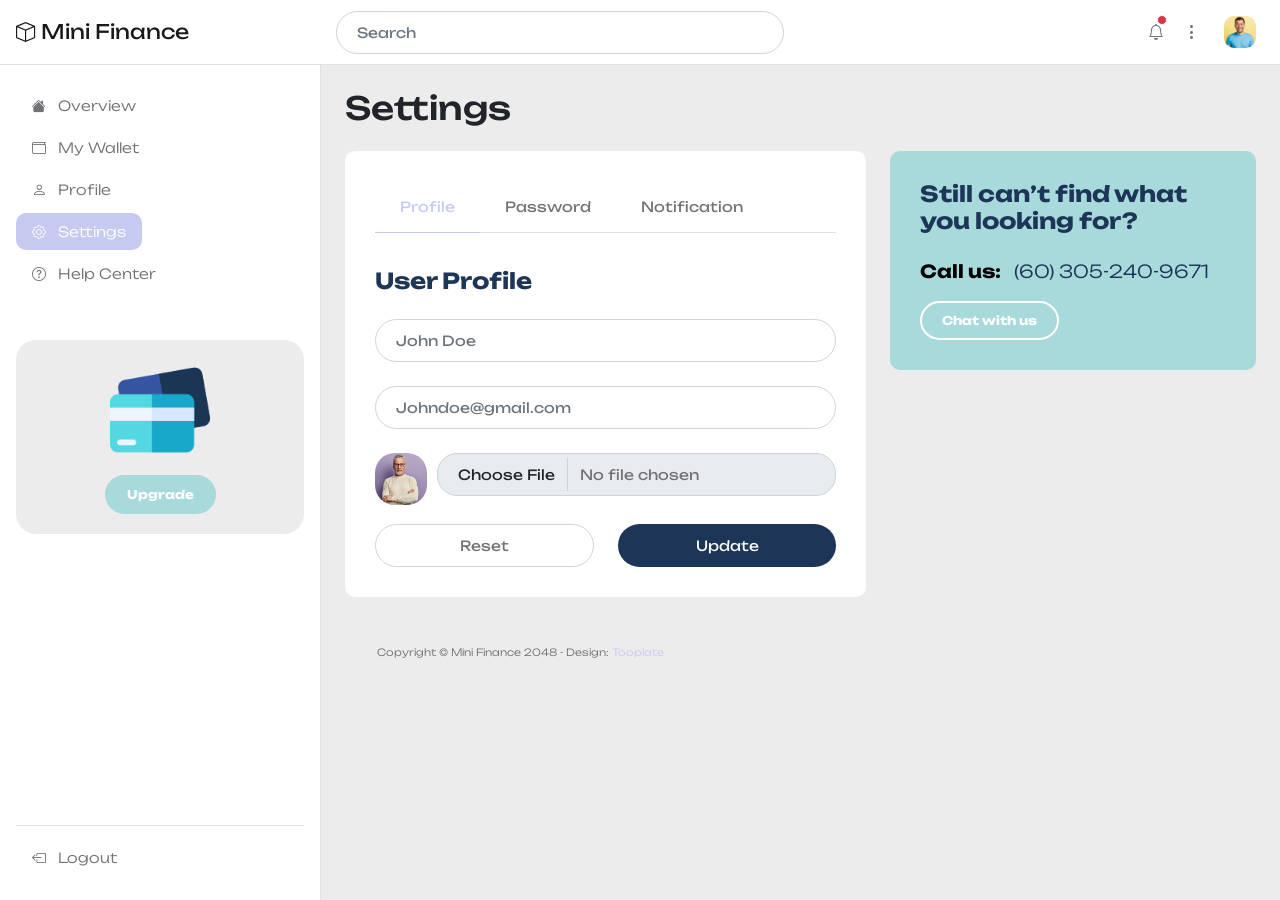
<file: setting.html>
<!doctype html>
<html lang="en">
    <head>
        <meta charset="utf-8">
        <meta name="viewport" content="width=device-width, initial-scale=1">

        <meta name="description" content="">
        <meta name="author" content="">

        <title>Mini Finance - Settings</title>

        <!-- CSS FILES -->      
        <link rel="preconnect" href="https://fonts.googleapis.com">
        
        <link rel="preconnect" href="https://fonts.gstatic.com" crossorigin>

        <link href="https://fonts.googleapis.com/css2?family=Unbounded:wght@300;400;700&display=swap" rel="stylesheet">

        <link href="css/bootstrap.min.css" rel="stylesheet">

        <link href="css/bootstrap-icons.css" rel="stylesheet">

        <link href="css/tooplate-mini-finance.css" rel="stylesheet">
<!--

Tooplate 2135 Mini Finance

https://www.tooplate.com/view/2135-mini-finance

Bootstrap 5 Dashboard Admin Template

-->
    </head>
    
    <body>
        <header class="navbar sticky-top flex-md-nowrap">
            <div class="col-md-3 col-lg-3 me-0 px-3 fs-6">
                <a class="navbar-brand" href="index.html">
                    <i class="bi-box"></i>
                    Mini Finance
                </a>
            </div>

            <button class="navbar-toggler position-absolute d-md-none collapsed" type="button" data-bs-toggle="collapse" data-bs-target="#sidebarMenu" aria-controls="sidebarMenu" aria-expanded="false" aria-label="Toggle navigation">
                <span class="navbar-toggler-icon"></span>
            </button>

            <form class="custom-form header-form ms-lg-3 ms-md-3 me-lg-auto me-md-auto order-2 order-lg-0 order-md-0" action="#" method="get" role="form">
                <input class="form-control" name="search" type="text" placeholder="Search" aria-label="Search">
            </form>

            <div class="navbar-nav me-lg-2">
                <div class="nav-item text-nowrap d-flex align-items-center">
                    <div class="dropdown ps-3">
                        <a class="nav-link dropdown-toggle text-center" href="#" role="button" data-bs-toggle="dropdown" aria-expanded="false">
                            <i class="bi-bell"></i>
                            <span class="position-absolute start-100 translate-middle p-1 bg-danger border border-light rounded-circle">
                                <span class="visually-hidden">New alerts</span>
                            </span>
                        </a>

                        <ul class="dropdown-menu notifications-block-wrap bg-white shadow">
                            <small>Notifications</small>

                            <li class="notifications-block border-bottom pb-2 mb-2">
                                <a class="dropdown-item d-flex align-items-center" href="#">
                                    <div class="notifications-icon-wrap bg-success">
                                        <i class="notifications-icon bi-check-circle-fill"></i>
                                    </div>

                                    <div>
                                        <span>Your account has been created successfuly.</span>

                                        <p>12 days ago</p>
                                    </div>
                                </a>
                            </li>

                            <li class="notifications-block border-bottom pb-2 mb-2">
                                <a class="dropdown-item d-flex align-items-center" href="#">
                                    <div class="notifications-icon-wrap bg-info">
                                        <i class="notifications-icon bi-folder"></i>
                                    </div>

                                    <div>
                                        <span>Please check. We have sent a Daily report.</span>

                                        <p>10 days ago</p>
                                    </div>
                                </a>
                            </li>

                            <li class="notifications-block">
                                <a class="dropdown-item d-flex align-items-center" href="#">
                                    <div class="notifications-icon-wrap bg-danger">
                                        <i class="notifications-icon bi-question-circle"></i>
                                    </div>

                                    <div>
                                        <span>Account verification failed.</span>

                                        <p>1 hour ago</p>
                                    </div>
                                </a>
                            </li>
                        </ul>
                    </div>

                    <div class="dropdown ps-1">
                        <a class="nav-link dropdown-toggle text-center" href="#" role="button" data-bs-toggle="dropdown" aria-expanded="false">
                            <i class="bi-three-dots-vertical"></i>
                        </a>

                        <div class="dropdown-menu dropdown-menu-social bg-white shadow">
                            <div class="container">
                                <div class="row">
                                    <div class="col-lg-4 col-md-4 col-4">
                                        <a class="dropdown-item text-center" href="#">
                                            <img src="images/social/search.png" class="profile-image img-fluid" alt="">
                                            <span class="d-block">Google</span>
                                        </a>
                                    </div>

                                    <div class="col-lg-4 col-md-4 col-4">
                                        <a class="dropdown-item text-center" href="#">
                                            <img src="images/social/spotify.png" class="profile-image img-fluid" alt="">
                                            <span class="d-block">Spotify</span>
                                        </a>
                                    </div>

                                    <div class="col-lg-4 col-md-4 col-4">
                                        <a class="dropdown-item text-center" href="#">
                                            <img src="images/social/telegram.png" class="profile-image img-fluid" alt="">
                                            <span class="d-block">Telegram</span>
                                        </a>
                                    </div>

                                    <div class="col-lg-4 col-md-4 col-4">
                                        <a class="dropdown-item text-center" href="#">
                                            <img src="images/social/snapchat.png" class="profile-image img-fluid" alt="">
                                            <span class="d-block">Snapchat</span>
                                        </a>
                                    </div>

                                    <div class="col-lg-4 col-md-4 col-4">
                                        <a class="dropdown-item text-center" href="#">
                                            <img src="images/social/tiktok.png" class="profile-image img-fluid" alt="">
                                            <span class="d-block">Tiktok</span>
                                        </a>
                                    </div>

                                    <div class="col-lg-4 col-md-4 col-4">
                                        <a class="dropdown-item text-center" href="#">
                                            <img src="images/social/youtube.png" class="profile-image img-fluid" alt="">
                                            <span class="d-block">Youtube</span>
                                        </a>
                                    </div>
                                </div>
                            </div>
                        </div>
                    </div>

                    <div class="dropdown px-3">
                        <a class="nav-link dropdown-toggle" href="#" role="button" data-bs-toggle="dropdown" aria-expanded="false">
                            <img src="images/medium-shot-happy-man-smiling.jpg" class="profile-image img-fluid" alt="">
                        </a>
                        <ul class="dropdown-menu bg-white shadow">
                            <li>
                                <div class="dropdown-menu-profile-thumb d-flex">
                                    <img src="images/medium-shot-happy-man-smiling.jpg" class="profile-image img-fluid me-3" alt="">

                                    <div class="d-flex flex-column">
                                        <small>Thomas</small>
                                        <a href="#">thomas@site.com</a>
                                    </div>
                                </div>
                            </li>

                            <li>
                                <a class="dropdown-item" href="profile.html">
                                    <i class="bi-person me-2"></i>
                                    Profile
                                </a>
                            </li>

                            <li>
                                <a class="dropdown-item" href="setting.html">
                                    <i class="bi-gear me-2"></i>
                                    Settings
                                </a>
                            </li>

                            <li>
                                <a class="dropdown-item" href="help-center.html">
                                    <i class="bi-question-circle me-2"></i>
                                    Help
                                </a>
                            </li>

                            <li class="border-top mt-3 pt-2 mx-4">
                                <a class="dropdown-item ms-0 me-0" href="#">
                                    <i class="bi-box-arrow-left me-2"></i>
                                    Logout
                                </a>
                            </li>
                        </ul>
                    </div>
                </div>
            </div>
        </header>

        <div class="container-fluid">
            <div class="row">
                <nav id="sidebarMenu" class="col-md-3 col-lg-3 d-md-block sidebar collapse">
                    <div class="position-sticky py-4 px-3 sidebar-sticky">
                        <ul class="nav flex-column h-100">
                            <li class="nav-item">
                                <a class="nav-link" aria-current="page" href="index.html">
                                    <i class="bi-house-fill me-2"></i>
                                    Overview
                                </a>
                            </li>

                            <li class="nav-item">
                                <a class="nav-link" href="wallet.html">
                                    <i class="bi-wallet me-2"></i>
                                    My Wallet
                                </a>
                            </li>

                            <li class="nav-item">
                                <a class="nav-link" href="profile.html">
                                    <i class="bi-person me-2"></i>
                                    Profile
                                </a>
                            </li>

                            <li class="nav-item">
                                <a class="nav-link active" href="setting.html">
                                    <i class="bi-gear me-2"></i>
                                    Settings
                                </a>
                            </li>

                            <li class="nav-item">
                                <a class="nav-link" href="help-center.html">
                                    <i class="bi-question-circle me-2"></i>
                                    Help Center
                                </a>
                            </li>

                            <li class="nav-item featured-box mt-lg-5 mt-4 mb-4">
                                <img src="images/credit-card.png" class="img-fluid" alt="">

                                <a class="btn custom-btn" href="#">Upgrade</a>
                            </li>

                            <li class="nav-item border-top mt-auto pt-2">
                                <a class="nav-link" href="#">
                                    <i class="bi-box-arrow-left me-2"></i>
                                    Logout
                                </a>
                            </li>
                        </ul>
                    </div>
                </nav>

                <main class="main-wrapper col-md-9 ms-sm-auto py-4 col-lg-9 px-md-4 border-start">
                    <div class="title-group mb-3">
                        <h1 class="h2 mb-0">Settings</h1>
                    </div>

                    <div class="row my-4">
                        <div class="col-lg-7 col-12">
                            <div class="custom-block bg-white">
                                <ul class="nav nav-tabs" id="myTab" role="tablist">
                                    <li class="nav-item" role="presentation">
                                        <button class="nav-link active" id="profile-tab" data-bs-toggle="tab" data-bs-target="#profile-tab-pane" type="button" role="tab" aria-controls="profile-tab-pane" aria-selected="true">Profile</button>
                                    </li>

                                    <li class="nav-item" role="presentation">
                                        <button class="nav-link" id="password-tab" data-bs-toggle="tab" data-bs-target="#password-tab-pane" type="button" role="tab" aria-controls="password-tab-pane" aria-selected="false">Password</button>
                                    </li>

                                    <li class="nav-item" role="presentation">
                                        <button class="nav-link" id="notification-tab" data-bs-toggle="tab" data-bs-target="#notification-tab-pane" type="button" role="tab" aria-controls="notification-tab-pane" aria-selected="false">Notification</button>
                                    </li>
                                </ul>

                                <div class="tab-content" id="myTabContent">
                                    <div class="tab-pane fade show active" id="profile-tab-pane" role="tabpanel" aria-labelledby="profile-tab" tabindex="0">
                                        <h6 class="mb-4">User Profile</h6>

                                        <form class="custom-form profile-form" action="#" method="post" role="form">
                                            <input class="form-control" type="text" name="profile-name" id="profile-name" placeholder="John Doe">

                                            <input class="form-control" type="email" name="profile-email" id="profile-email" placeholder="Johndoe@gmail.com">

                                            <div class="input-group mb-1">
                                                <img src="images/profile/senior-man-white-sweater-eyeglasses.jpg" class="profile-image img-fluid" alt="">

                                                <input type="file" class="form-control" id="inputGroupFile02">
                                            </div>

                                            <div class="d-flex">
                                                <button type="button" class="form-control me-3">
                                                    Reset
                                                </button>

                                                <button type="submit" class="form-control ms-2">
                                                    Update
                                                </button>
                                            </div>
                                        </form>
                                    </div>

                                    <div class="tab-pane fade" id="password-tab-pane" role="tabpanel" aria-labelledby="password-tab" tabindex="0">
                                        <h6 class="mb-4">Password</h6>

                                        <form class="custom-form password-form" action="#" method="post" role="form">
                                            <input type="password" name="password" id="password" pattern="[0-9a-zA-Z]{4,10}" class="form-control" placeholder="Current Password" required="">

                                            <input type="password" name="confirm_password" id="confirm_password" pattern="[0-9a-zA-Z]{4,10}" class="form-control" placeholder="New Password" required="">

                                            <input type="password" name="confirm_password" id="confirm_password" pattern="[0-9a-zA-Z]{4,10}" class="form-control" placeholder="Confirm Password" required="">

                                            <div class="d-flex">
                                                <button type="button" class="form-control me-3">
                                                    Reset
                                                </button>

                                                <button type="submit" class="form-control ms-2">
                                                    Update Password
                                                </button>
                                            </div>
                                        </form>
                                    </div>

                                    <div class="tab-pane fade" id="notification-tab-pane" role="tabpanel" aria-labelledby="notification-tab" tabindex="0">
                                        <h6 class="mb-4">Notification</h6>

                                        <form class="custom-form notification-form" action="#" method="post" role="form">

                                            <div class="form-check form-switch d-flex mb-3 ps-0">
                                                <label class="form-check-label" for="flexSwitchCheckCheckedOne">Account activity</label>

                                                <input class="form-check-input ms-auto" type="checkbox" name="form-check-input" role="switch" id="flexSwitchCheckCheckedOne" checked>
                                            </div>

                                            <div class="form-check form-switch d-flex mb-3 ps-0">
                                                <label class="form-check-label" for="flexSwitchCheckCheckedTwo">Payment updated</label>

                                                <input class="form-check-input ms-auto" type="checkbox" name="form-check-input" role="switch" id="flexSwitchCheckCheckedTwo" checked>
                                            </div>

                                            <div class="d-flex mt-4">
                                                <button type="button" class="form-control me-3">
                                                    Reset
                                                </button>

                                                <button type="submit" class="form-control ms-2">
                                                    Update Password
                                                </button>
                                            </div>
                                        </form>
                                    </div>
                                </div>
                            </div>
                        </div>

                        <div class="col-lg-5 col-12">
                            <div class="custom-block custom-block-contact">
                                <h6 class="mb-4">Still can’t find what you looking for?</h6>

                                <p>
                                    <strong>Call us:</strong>
                                    <a href="tel: 305-240-9671" class="ms-2">
                                        (60) 
                                        305-240-9671
                                    </a>
                                </p>

                                <a href="#" class="btn custom-btn custom-btn-bg-white mt-3">
                                    Chat with us
                                </a>
                            </div>
                        </div>
                    </div>

                    <footer class="site-footer">
                        <div class="container">
                            <div class="row">
                                
                                <div class="col-lg-12 col-12">
                                    <p class="copyright-text">Copyright © Mini Finance 2048 
                                    - Design: <a rel="sponsored" href="https://www.tooplate.com" target="_blank">Tooplate</a></p>
                                </div>

                            </div>
                        </div>
                    </footer>
                </main>

            </div>
        </div>

        <!-- JAVASCRIPT FILES -->
        <script src="js/jquery.min.js"></script>
        <script src="js/bootstrap.bundle.min.js"></script>
        <script src="js/custom.js"></script>

    </body>
</html>
</file>
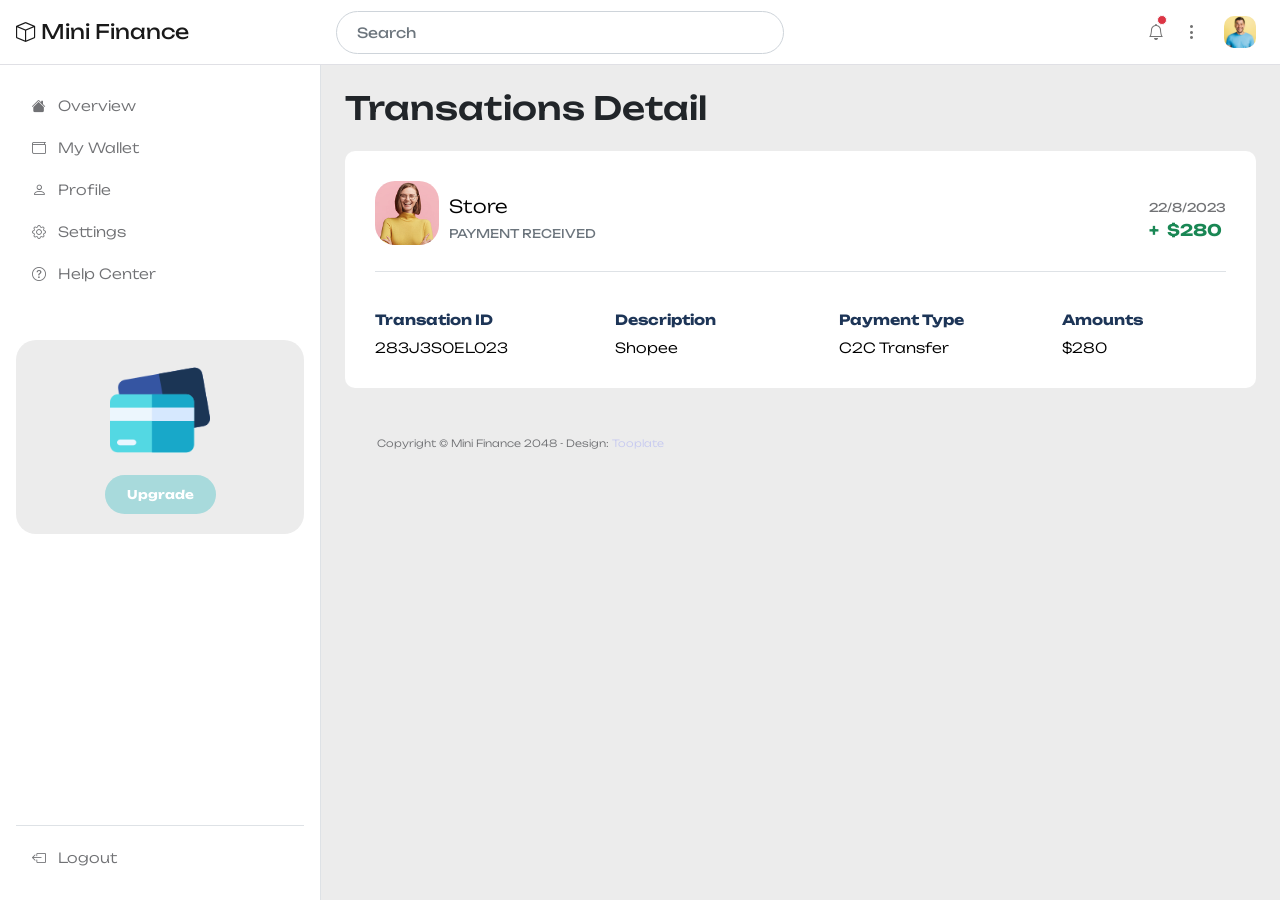
<file: transation-detail.html>
<!doctype html>
<html lang="en">
    <head>
        <meta charset="utf-8">
        <meta name="viewport" content="width=device-width, initial-scale=1">

        <meta name="description" content="">
        <meta name="author" content="">

        <title>Mini Finance - Transaction Detail</title>

        <!-- CSS FILES -->      
        <link rel="preconnect" href="https://fonts.googleapis.com">
        
        <link rel="preconnect" href="https://fonts.gstatic.com" crossorigin>

        <link href="https://fonts.googleapis.com/css2?family=Unbounded:wght@300;400;700&display=swap" rel="stylesheet">

        <link href="css/bootstrap.min.css" rel="stylesheet">

        <link href="css/bootstrap-icons.css" rel="stylesheet">

        <link href="css/apexcharts.css" rel="stylesheet">

        <link href="css/tooplate-mini-finance.css" rel="stylesheet">
<!--

Tooplate 2135 Mini Finance

https://www.tooplate.com/view/2135-mini-finance

Bootstrap 5 Dashboard Admin Template

-->
    </head>
    
    <body>
        <header class="navbar sticky-top flex-md-nowrap">
            <div class="col-md-3 col-lg-3 me-0 px-3 fs-6">
                <a class="navbar-brand" href="index.html">
                    <i class="bi-box"></i>
                    Mini Finance
                </a>
            </div>

            <button class="navbar-toggler position-absolute d-md-none collapsed" type="button" data-bs-toggle="collapse" data-bs-target="#sidebarMenu" aria-controls="sidebarMenu" aria-expanded="false" aria-label="Toggle navigation">
                <span class="navbar-toggler-icon"></span>
            </button>

            <form class="custom-form header-form ms-lg-3 ms-md-3 me-lg-auto me-md-auto order-2 order-lg-0 order-md-0" action="#" method="get" role="form">
                <input class="form-control" name="search" type="text" placeholder="Search" aria-label="Search">
            </form>

            <div class="navbar-nav me-lg-2">
                <div class="nav-item text-nowrap d-flex align-items-center">
                    <div class="dropdown ps-3">
                        <a class="nav-link dropdown-toggle text-center" href="#" role="button" data-bs-toggle="dropdown" aria-expanded="false">
                            <i class="bi-bell"></i>
                            <span class="position-absolute start-100 translate-middle p-1 bg-danger border border-light rounded-circle">
                                <span class="visually-hidden">New alerts</span>
                            </span>
                        </a>

                        <ul class="dropdown-menu notifications-block-wrap bg-white shadow">
                            <small>Notifications</small>

                            <li class="notifications-block border-bottom pb-2 mb-2">
                                <a class="dropdown-item d-flex align-items-center" href="#">
                                    <div class="notifications-icon-wrap bg-success">
                                        <i class="notifications-icon bi-check-circle-fill"></i>
                                    </div>

                                    <div>
                                        <span>Your account has been created successfuly.</span>

                                        <p>2 days ago</p>
                                    </div>
                                </a>
                            </li>

                            <li class="notifications-block border-bottom pb-2 mb-2">
                                <a class="dropdown-item d-flex align-items-center" href="#">
                                    <div class="notifications-icon-wrap bg-info">
                                        <i class="notifications-icon bi-folder"></i>
                                    </div>

                                    <div>
                                        <span>Please check. We have sent Daily report.</span>

                                        <p>10 days ago</p>
                                    </div>
                                </a>
                            </li>

                            <li class="notifications-block">
                                <a class="dropdown-item d-flex align-items-center" href="#">
                                    <div class="notifications-icon-wrap bg-danger">
                                        <i class="notifications-icon bi-question-circle"></i>
                                    </div>

                                    <div>
                                        <span>Account verification failed.</span>

                                        <p>1 hour ago</p>
                                    </div>
                                </a>
                            </li>
                        </ul>
                    </div>

                    <div class="dropdown ps-1">
                        <a class="nav-link dropdown-toggle text-center" href="#" role="button" data-bs-toggle="dropdown" aria-expanded="false">
                            <i class="bi-three-dots-vertical"></i>
                        </a>

                        <div class="dropdown-menu dropdown-menu-social bg-white shadow">
                            <div class="container">
                                <div class="row">
                                    <div class="col-lg-4 col-md-4 col-4">
                                        <a class="dropdown-item text-center" href="#">
                                            <img src="images/social/search.png" class="profile-image img-fluid" alt="">
                                            <span class="d-block">Google</span>
                                        </a>
                                    </div>

                                    <div class="col-lg-4 col-md-4 col-4">
                                        <a class="dropdown-item text-center" href="#">
                                            <img src="images/social/spotify.png" class="profile-image img-fluid" alt="">
                                            <span class="d-block">Spotify</span>
                                        </a>
                                    </div>

                                    <div class="col-lg-4 col-md-4 col-4">
                                        <a class="dropdown-item text-center" href="#">
                                            <img src="images/social/telegram.png" class="profile-image img-fluid" alt="">
                                            <span class="d-block">Telegram</span>
                                        </a>
                                    </div>

                                    <div class="col-lg-4 col-md-4 col-4">
                                        <a class="dropdown-item text-center" href="#">
                                            <img src="images/social/snapchat.png" class="profile-image img-fluid" alt="">
                                            <span class="d-block">Snapchat</span>
                                        </a>
                                    </div>

                                    <div class="col-lg-4 col-md-4 col-4">
                                        <a class="dropdown-item text-center" href="#">
                                            <img src="images/social/tiktok.png" class="profile-image img-fluid" alt="">
                                            <span class="d-block">Tiktok</span>
                                        </a>
                                    </div>

                                    <div class="col-lg-4 col-md-4 col-4">
                                        <a class="dropdown-item text-center" href="#">
                                            <img src="images/social/youtube.png" class="profile-image img-fluid" alt="">
                                            <span class="d-block">Youtube</span>
                                        </a>
                                    </div>
                                </div>
                            </div>
                        </div>
                    </div>

                    <div class="dropdown px-3">
                        <a class="nav-link dropdown-toggle" href="#" role="button" data-bs-toggle="dropdown" aria-expanded="false">
                            <img src="images/medium-shot-happy-man-smiling.jpg" class="profile-image img-fluid" alt="">
                        </a>
                        <ul class="dropdown-menu bg-white shadow">
                            <li>
                                <div class="dropdown-menu-profile-thumb d-flex">
                                    <img src="images/medium-shot-happy-man-smiling.jpg" class="profile-image img-fluid me-3" alt="">

                                    <div class="d-flex flex-column">
                                        <small>Thomas</small>
                                        <a href="#">thomas@site.com</a>
                                    </div>
                                </div>
                            </li>

                            <li>
                                <a class="dropdown-item" href="profile.html">
                                    <i class="bi-person me-2"></i>
                                    Profile
                                </a>
                            </li>

                            <li>
                                <a class="dropdown-item" href="setting.html">
                                    <i class="bi-gear me-2"></i>
                                    Settings
                                </a>
                            </li>

                            <li>
                                <a class="dropdown-item" href="help-center.html">
                                    <i class="bi-question-circle me-2"></i>
                                    Help
                                </a>
                            </li>

                            <li class="border-top mt-3 pt-2 mx-4">
                                <a class="dropdown-item ms-0 me-0" href="#">
                                    <i class="bi-box-arrow-left me-2"></i>
                                    Logout
                                </a>
                            </li>
                        </ul>
                    </div>
                </div>
            </div>
        </header>

        <div class="container-fluid">
            <div class="row">
                <nav id="sidebarMenu" class="col-md-3 col-lg-3 d-md-block sidebar collapse">
                    <div class="position-sticky py-4 px-3 sidebar-sticky">
                        <ul class="nav flex-column h-100">
                            <li class="nav-item">
                                <a class="nav-link" aria-current="page" href="index.html">
                                    <i class="bi-house-fill me-2"></i>
                                    Overview
                                </a>
                            </li>

                            <li class="nav-item">
                                <a class="nav-link" href="wallet.html">
                                    <i class="bi-wallet me-2"></i>
                                    My Wallet
                                </a>
                            </li>

                            <li class="nav-item">
                                <a class="nav-link" href="profile.html">
                                    <i class="bi-person me-2"></i>
                                    Profile
                                </a>
                            </li>

                            <li class="nav-item">
                                <a class="nav-link" href="setting.html">
                                    <i class="bi-gear me-2"></i>
                                    Settings
                                </a>
                            </li>

                            <li class="nav-item">
                                <a class="nav-link" href="help-center.html">
                                    <i class="bi-question-circle me-2"></i>
                                    Help Center
                                </a>
                            </li>

                            <li class="nav-item featured-box mt-lg-5 mt-4 mb-4">
                                <img src="images/credit-card.png" class="img-fluid" alt="">

                                <a class="btn custom-btn" href="#">Upgrade</a>
                            </li>

                            <li class="nav-item border-top mt-auto pt-2">
                                <a class="nav-link" href="#">
                                    <i class="bi-box-arrow-left me-2"></i>
                                    Logout
                                </a>
                            </li>
                        </ul>
                    </div>
                </nav>

                <main class="main-wrapper col-md-9 ms-sm-auto py-4 col-lg-9 px-md-4 border-start">
                    <div class="title-group mb-3">
                        <h1 class="h2 mb-0">Transations Detail</h1>
                    </div>

                    <div class="row my-4">
                        <div class="col-lg-12 col-12">
                            <div class="custom-block custom-block-transation-detail bg-white">
                                <div class="d-flex flex-wrap align-items-center border-bottom pb-3 mb-3">
                                    <div class="d-flex align-items-center">
                                        <img src="images/profile/young-woman-with-round-glasses-yellow-sweater.jpg" class="profile-image img-fluid" alt="">

                                        <div>
                                            <p>Store</p>

                                            <small class="text-muted">Payment Received</small>
                                        </div>
                                    </div>

                                    <div class="ms-auto">
                                        <small>22/8/2023</small>
                                        <strong class="d-block text-success"><span class="me-1">+</span> $280</strong>
                                    </div>
                                </div>

                                <div class="d-flex flex-wrap align-items-center">
                                    <div class="custom-block-transation-detail-item mt-4">
                                        <h6>Transation ID</h6>

                                        <p>283J3S0EL023</p>
                                    </div>

                                    <div class="custom-block-transation-detail-item mt-4 mx-auto px-4">
                                        <h6>Description</h6>

                                        <p>Shopee</p>
                                    </div>

                                    <div class="custom-block-transation-detail-item mt-4 ms-lg-auto px-lg-3 px-md-3">
                                        <h6>Payment Type</h6>

                                        <p>C2C Transfer</p>
                                    </div>

                                    <div class="custom-block-transation-detail-item mt-4 ms-auto me-auto">
                                        <h6>Amounts</h6>

                                        <p>$280</p>
                                    </div>
                                </div>
                                
                            </div>
                        </div>
                    </div>

                    <footer class="site-footer">
                        <div class="container">
                            <div class="row">
                                
                                <div class="col-lg-12 col-12">
                                    <p class="copyright-text">Copyright © Mini Finance 2048 
                                    - Design: <a rel="sponsored" href="https://www.tooplate.com" target="_blank">Tooplate</a></p>
                                </div>

                            </div>
                        </div>
                    </footer>
                </main>

            </div>
        </div>

        <!-- JAVASCRIPT FILES -->
        <script src="js/jquery.min.js"></script>
        <script src="js/bootstrap.bundle.min.js"></script>
        <script src="js/apexcharts.min.js"></script>
        <script src="js/custom.js"></script>

    </body>
</html>
</file>
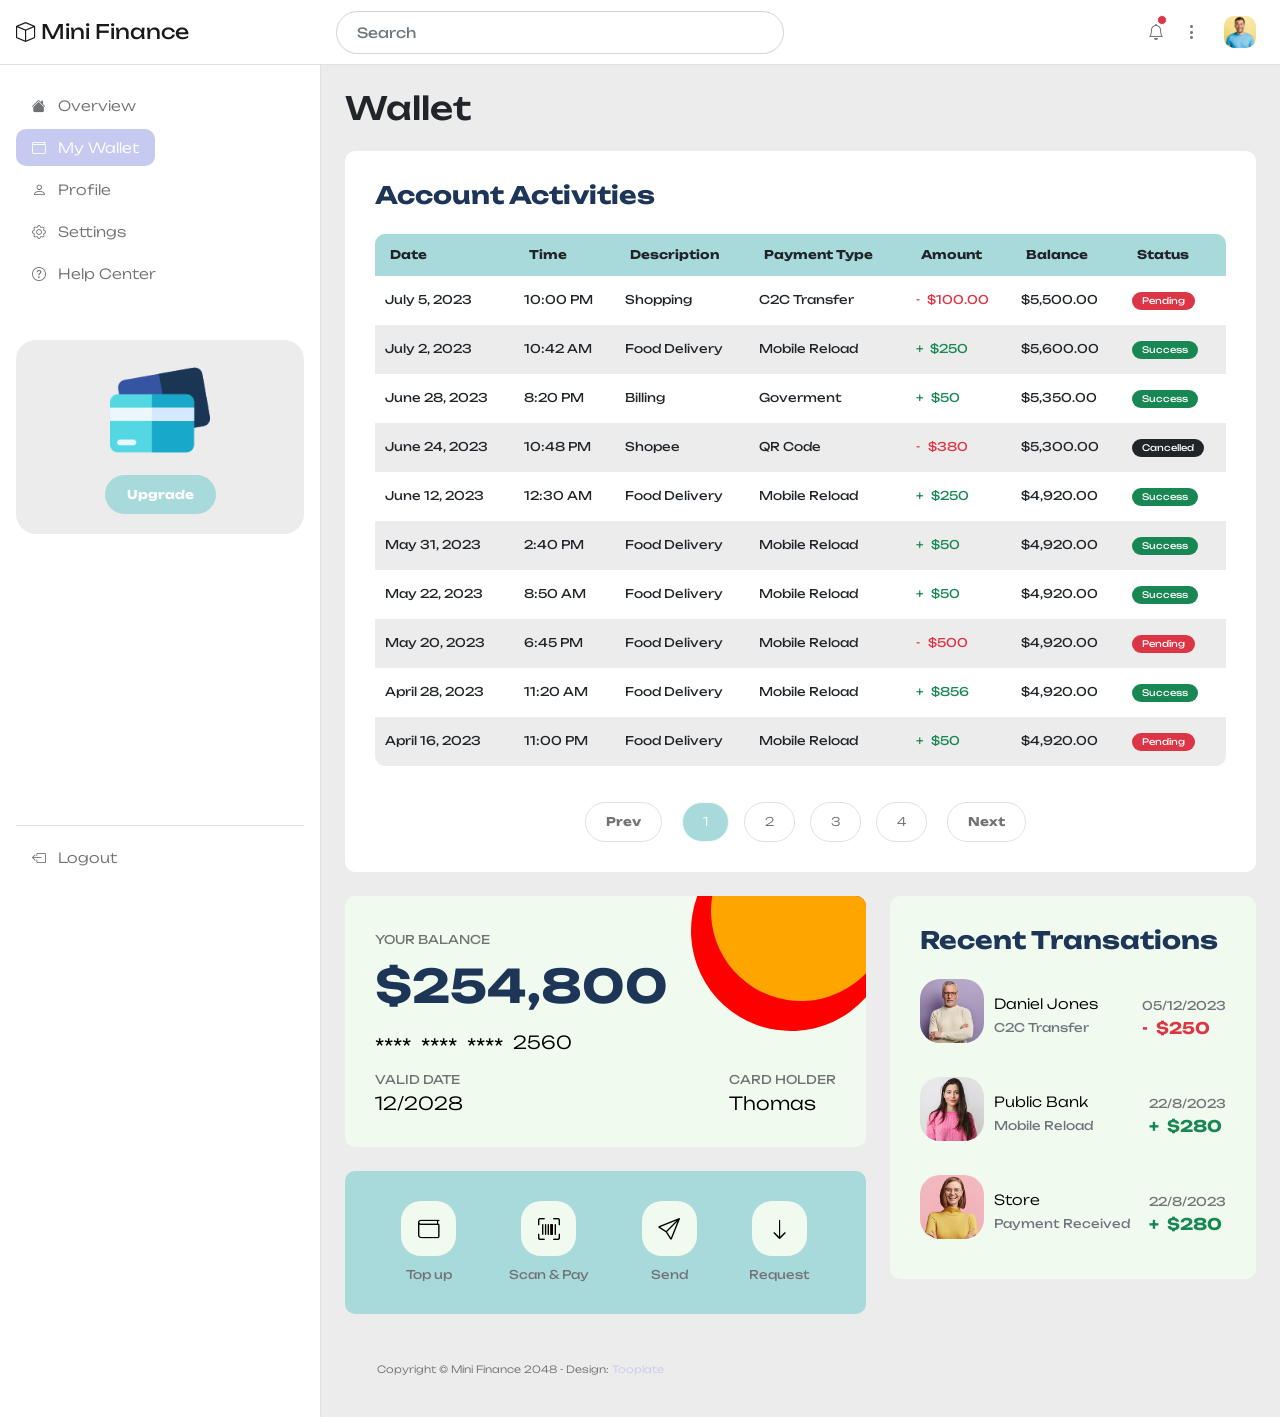
<file: wallet.html>
<!doctype html>
<html lang="en">
    <head>
        <meta charset="utf-8">
        <meta name="viewport" content="width=device-width, initial-scale=1">

        <meta name="description" content="">
        <meta name="author" content="">

        <title>Mini Finance - Wallet Page</title>

        <!-- CSS FILES -->      
        <link rel="preconnect" href="https://fonts.googleapis.com">
        
        <link rel="preconnect" href="https://fonts.gstatic.com" crossorigin>

        <link href="https://fonts.googleapis.com/css2?family=Unbounded:wght@300;400;700&display=swap" rel="stylesheet">

        <link href="css/bootstrap.min.css" rel="stylesheet">

        <link href="css/bootstrap-icons.css" rel="stylesheet">

        <link href="css/apexcharts.css" rel="stylesheet">

        <link href="css/tooplate-mini-finance.css" rel="stylesheet">
<!--

Tooplate 2135 Mini Finance

https://www.tooplate.com/view/2135-mini-finance

Bootstrap 5 Dashboard Admin Template

-->
    </head>
    
    <body>
        <header class="navbar sticky-top flex-md-nowrap">
            <div class="col-md-3 col-lg-3 me-0 px-3 fs-6">
                <a class="navbar-brand" href="index.html">
                    <i class="bi-box"></i>
                    Mini Finance
                </a>
            </div>

            <button class="navbar-toggler position-absolute d-md-none collapsed" type="button" data-bs-toggle="collapse" data-bs-target="#sidebarMenu" aria-controls="sidebarMenu" aria-expanded="false" aria-label="Toggle navigation">
                <span class="navbar-toggler-icon"></span>
            </button>

            <form class="custom-form header-form ms-lg-3 ms-md-3 me-lg-auto me-md-auto order-2 order-lg-0 order-md-0" action="#" method="get" role="form">
                <input class="form-control" name="search" type="text" placeholder="Search" aria-label="Search">
            </form>

            <div class="navbar-nav me-lg-2">
                <div class="nav-item text-nowrap d-flex align-items-center">
                    <div class="dropdown ps-3">
                        <a class="nav-link dropdown-toggle text-center" href="#" role="button" data-bs-toggle="dropdown" aria-expanded="false">
                            <i class="bi-bell"></i>
                            <span class="position-absolute start-100 translate-middle p-1 bg-danger border border-light rounded-circle">
                                <span class="visually-hidden">New alerts</span>
                            </span>
                        </a>

                        <ul class="dropdown-menu notifications-block-wrap bg-white shadow">
                            <small>Notifications</small>

                            <li class="notifications-block border-bottom pb-2 mb-2">
                                <a class="dropdown-item d-flex align-items-center" href="#">
                                    <div class="notifications-icon-wrap bg-success">
                                        <i class="notifications-icon bi-check-circle-fill"></i>
                                    </div>

                                    <div>
                                        <span>Your account has been created successfuly.</span>

                                        <p>12 days ago</p>
                                    </div>
                                </a>
                            </li>

                            <li class="notifications-block border-bottom pb-2 mb-2">
                                <a class="dropdown-item d-flex align-items-center" href="#">
                                    <div class="notifications-icon-wrap bg-info">
                                        <i class="notifications-icon bi-folder"></i>
                                    </div>

                                    <div>
                                        <span>Please check. We have sent a Daily report.</span>

                                        <p>10 days ago</p>
                                    </div>
                                </a>
                            </li>

                            <li class="notifications-block">
                                <a class="dropdown-item d-flex align-items-center" href="#">
                                    <div class="notifications-icon-wrap bg-danger">
                                        <i class="notifications-icon bi-question-circle"></i>
                                    </div>

                                    <div>
                                        <span>Account verification failed.</span>

                                        <p>1 hour ago</p>
                                    </div>
                                </a>
                            </li>
                        </ul>
                    </div>

                    <div class="dropdown ps-1">
                        <a class="nav-link dropdown-toggle text-center" href="#" role="button" data-bs-toggle="dropdown" aria-expanded="false">
                            <i class="bi-three-dots-vertical"></i>
                        </a>

                        <div class="dropdown-menu dropdown-menu-social bg-white shadow">
                            <div class="container">
                                <div class="row">
                                    <div class="col-lg-4 col-md-4 col-4">
                                        <a class="dropdown-item text-center" href="#">
                                            <img src="images/social/search.png" class="profile-image img-fluid" alt="">
                                            <span class="d-block">Google</span>
                                        </a>
                                    </div>

                                    <div class="col-lg-4 col-md-4 col-4">
                                        <a class="dropdown-item text-center" href="#">
                                            <img src="images/social/spotify.png" class="profile-image img-fluid" alt="">
                                            <span class="d-block">Spotify</span>
                                        </a>
                                    </div>

                                    <div class="col-lg-4 col-md-4 col-4">
                                        <a class="dropdown-item text-center" href="#">
                                            <img src="images/social/telegram.png" class="profile-image img-fluid" alt="">
                                            <span class="d-block">Telegram</span>
                                        </a>
                                    </div>

                                    <div class="col-lg-4 col-md-4 col-4">
                                        <a class="dropdown-item text-center" href="#">
                                            <img src="images/social/snapchat.png" class="profile-image img-fluid" alt="">
                                            <span class="d-block">Snapchat</span>
                                        </a>
                                    </div>

                                    <div class="col-lg-4 col-md-4 col-4">
                                        <a class="dropdown-item text-center" href="#">
                                            <img src="images/social/tiktok.png" class="profile-image img-fluid" alt="">
                                            <span class="d-block">Tiktok</span>
                                        </a>
                                    </div>

                                    <div class="col-lg-4 col-md-4 col-4">
                                        <a class="dropdown-item text-center" href="#">
                                            <img src="images/social/youtube.png" class="profile-image img-fluid" alt="">
                                            <span class="d-block">Youtube</span>
                                        </a>
                                    </div>
                                </div>
                            </div>
                        </div>
                    </div>

                    <div class="dropdown px-3">
                        <a class="nav-link dropdown-toggle" href="#" role="button" data-bs-toggle="dropdown" aria-expanded="false">
                            <img src="images/medium-shot-happy-man-smiling.jpg" class="profile-image img-fluid" alt="">
                        </a>
                        <ul class="dropdown-menu bg-white shadow">
                            <li>
                                <div class="dropdown-menu-profile-thumb d-flex">
                                    <img src="images/medium-shot-happy-man-smiling.jpg" class="profile-image img-fluid me-3" alt="">

                                    <div class="d-flex flex-column">
                                        <small>Thomas</small>
                                        <a href="#">thomas@site.com</a>
                                    </div>
                                </div>
                            </li>

                            <li>
                                <a class="dropdown-item" href="profile.html">
                                    <i class="bi-person me-2"></i>
                                    Profile
                                </a>
                            </li>

                            <li>
                                <a class="dropdown-item" href="setting.html">
                                    <i class="bi-gear me-2"></i>
                                    Settings
                                </a>
                            </li>

                            <li>
                                <a class="dropdown-item" href="help-center.html">
                                    <i class="bi-question-circle me-2"></i>
                                    Help
                                </a>
                            </li>

                            <li class="border-top mt-3 pt-2 mx-4">
                                <a class="dropdown-item ms-0 me-0" href="#">
                                    <i class="bi-box-arrow-left me-2"></i>
                                    Logout
                                </a>
                            </li>
                        </ul>
                    </div>
                </div>
            </div>
        </header>

        <div class="container-fluid">
            <div class="row">
                <nav id="sidebarMenu" class="col-md-3 col-lg-3 d-md-block sidebar collapse">
                    <div class="position-sticky py-4 px-3 sidebar-sticky">
                        <ul class="nav flex-column h-100">
                            <li class="nav-item">
                                <a class="nav-link" aria-current="page" href="index.html">
                                    <i class="bi-house-fill me-2"></i>
                                    Overview
                                </a>
                            </li>

                            <li class="nav-item">
                                <a class="nav-link active" href="wallet.html">
                                    <i class="bi-wallet me-2"></i>
                                    My Wallet
                                </a>
                            </li>

                            <li class="nav-item">
                                <a class="nav-link" href="profile.html">
                                    <i class="bi-person me-2"></i>
                                    Profile
                                </a>
                            </li>

                            <li class="nav-item">
                                <a class="nav-link" href="setting.html">
                                    <i class="bi-gear me-2"></i>
                                    Settings
                                </a>
                            </li>

                            <li class="nav-item">
                                <a class="nav-link" href="help-center.html">
                                    <i class="bi-question-circle me-2"></i>
                                    Help Center
                                </a>
                            </li>

                            <li class="nav-item featured-box mt-lg-5 mt-4 mb-4">
                                <img src="images/credit-card.png" class="img-fluid" alt="">

                                <a class="btn custom-btn" href="#">Upgrade</a>
                            </li>

                            <li class="nav-item border-top mt-auto pt-2">
                                <a class="nav-link" href="#">
                                    <i class="bi-box-arrow-left me-2"></i>
                                    Logout
                                </a>
                            </li>
                        </ul>
                    </div>
                </nav>

                <main class="main-wrapper col-md-9 ms-sm-auto py-4 col-lg-9 px-md-4 border-start">
                    <div class="title-group mb-3">
                        <h1 class="h2 mb-0">Wallet</h1>
                    </div>

                    <div class="row my-4">
                        <div class="col-lg-12 col-12">
                            <div class="custom-block bg-white">
                                <h5 class="mb-4">Account Activities</h5>

                                <div class="table-responsive">
                                    <table class="account-table table">
                                        <thead>
                                            <tr>
                                                <th scope="col">Date</th>

                                                <th scope="col">Time</th>

                                                <th scope="col">Description</th>

                                                <th scope="col">Payment Type</th>

                                                <th scope="col">Amount</th>

                                                <th scope="col">Balance</th>

                                                <th scope="col">Status</th>

                                            </tr>
                                        </thead>

                                        <tbody>
                                            <tr>
                                                <td scope="row">July 5, 2023</td>

                                                <td scope="row">10:00 PM</td>

                                                <td scope="row">Shopping</td>

                                                <td scope="row">C2C Transfer</td>

                                                <td class="text-danger" scope="row">
                                                    <span class="me-1">-</span>
                                                    $100.00
                                                </td>

                                                <td scope="row">$5,500.00</td>

                                                <td scope="row">
                                                    <span class="badge text-bg-danger">
                                                        Pending
                                                    </span>
                                                </td>
                                            </tr>

                                            <tr>
                                                <td scope="row">July 2, 2023</td>

                                                <td scope="row">10:42 AM</td>

                                                <td scope="row">Food Delivery</td>

                                                <td scope="row">Mobile Reload</td>

                                                <td class="text-success" scope="row">
                                                    <span class="me-1">+</span>
                                                    $250
                                                </td>

                                                <td scope="row">$5,600.00</td>

                                                <td scope="row">
                                                    <span class="badge text-bg-success">
                                                        Success
                                                    </span>
                                                </td>
                                            </tr>

                                            <tr>
                                                <td scope="row">June 28, 2023</td>

                                                <td scope="row">8:20 PM</td>

                                                <td scope="row">Billing</td>

                                                <td scope="row">Goverment</td>

                                                <td class="text-success" scope="row">
                                                <span class="me-2">+</span>$50</td>

                                                <td scope="row">$5,350.00</td>

                                                <td scope="row">
                                                    <span class="badge text-bg-success">
                                                        Success
                                                    </span>
                                                </td>
                                            </tr>

                                            <tr>
                                                <td scope="row">June 24, 2023</td>

                                                <td scope="row">10:48 PM</td>

                                                <td scope="row">Shopee</td>

                                                <td scope="row">QR Code</td>

                                                <td class="text-danger" scope="row">
                                                <span class="me-2">-</span>$380</td>

                                                <td scope="row">$5,300.00</td>

                                                <td scope="row">
                                                    <span class="badge text-bg-dark">
                                                        Cancelled
                                                    </span>
                                                </td>
                                            </tr>

                                            <tr>
                                                <td scope="row">June 12, 2023</td>

                                                <td scope="row">12:30 AM</td>

                                                <td scope="row">Food Delivery</td>

                                                <td scope="row">Mobile Reload</td>

                                                <td class="text-success" scope="row">
                                                <span class="me-2">+</span>$250</td>

                                                <td scope="row">$4,920.00</td>

                                                <td scope="row">
                                                    <span class="badge text-bg-success">
                                                        Success
                                                    </span>
                                                </td>
                                            </tr>

                                            <tr>
                                                <td scope="row">May 31, 2023</td>

                                                <td scope="row">2:40 PM</td>

                                                <td scope="row">Food Delivery</td>

                                                <td scope="row">Mobile Reload</td>

                                                <td class="text-success" scope="row">
                                                <span class="me-2">+</span>$50</td>

                                                <td scope="row">$4,920.00</td>

                                                <td scope="row">
                                                    <span class="badge text-bg-success">
                                                        Success
                                                    </span>
                                                </td>
                                            </tr>

                                            <tr>
                                                <td scope="row">May 22, 2023</td>

                                                <td scope="row">8:50 AM</td>

                                                <td scope="row">Food Delivery</td>

                                                <td scope="row">Mobile Reload</td>

                                                <td class="text-success" scope="row">
                                                <span class="me-2">+</span>$50</td>

                                                <td scope="row">$4,920.00</td>

                                                <td scope="row">
                                                    <span class="badge text-bg-success">
                                                        Success
                                                    </span>
                                                </td>
                                            </tr>

                                            <tr>
                                                <td scope="row">May 20, 2023</td>

                                                <td scope="row">6:45 PM</td>

                                                <td scope="row">Food Delivery</td>

                                                <td scope="row">Mobile Reload</td>

                                                <td class="text-danger" scope="row">
                                                <span class="me-2">-</span>$500</td>

                                                <td scope="row">$4,920.00</td>

                                                <td scope="row">
                                                    <span class="badge text-bg-danger">
                                                        Pending
                                                    </span>
                                                </td>
                                            </tr>

                                            <tr>
                                                <td scope="row">April 28, 2023</td>

                                                <td scope="row">11:20 AM</td>

                                                <td scope="row">Food Delivery</td>

                                                <td scope="row">Mobile Reload</td>

                                                <td class="text-success" scope="row">
                                                <span class="me-2">+</span>$856</td>

                                                <td scope="row">$4,920.00</td>

                                                <td scope="row">
                                                    <span class="badge text-bg-success">
                                                        Success
                                                    </span>
                                                </td>
                                            </tr>

                                            <tr>
                                                <td scope="row">April 16, 2023</td>

                                                <td scope="row">11:00 PM</td>

                                                <td scope="row">Food Delivery</td>

                                                <td scope="row">Mobile Reload</td>

                                                <td class="text-success" scope="row">
                                                <span class="me-2">+</span>$50</td>

                                                <td scope="row">$4,920.00</td>

                                                <td scope="row">
                                                    <span class="badge text-bg-danger">
                                                        Pending
                                                    </span>
                                                </td>
                                            </tr>
                                        </tbody>
                                    </table>
                                </div>

                                <nav aria-label="Page navigation example">
                                        <ul class="pagination justify-content-center mb-0">
                                            <li class="page-item">
                                                <a class="page-link" href="#" aria-label="Previous">
                                                    <span aria-hidden="true">Prev</span>
                                                </a>
                                            </li>

                                            <li class="page-item active" aria-current="page">
                                                <a class="page-link" href="#">1</a>
                                            </li>
                                            
                                            <li class="page-item">
                                                <a class="page-link" href="#">2</a>
                                            </li>
                                            
                                            <li class="page-item">
                                                <a class="page-link" href="#">3</a>
                                            </li>

                                            <li class="page-item">
                                                <a class="page-link" href="#">4</a>
                                            </li>
                                            
                                            <li class="page-item">
                                                <a class="page-link" href="#" aria-label="Next">
                                                    <span aria-hidden="true">Next</span>
                                                </a>
                                            </li>
                                        </ul>
                                    </nav>
                            </div>
                        </div>

                        <div class="col-lg-7 col-12">
                            <div class="custom-block custom-block-balance">
                                <small>Your Balance</small>

                                <h2 class="mt-2 mb-3">$254,800</h2>

                                <div class="custom-block-numbers d-flex align-items-center">
                                    <span>****</span>
                                    <span>****</span>
                                    <span>****</span>
                                    <p>2560</p>
                                </div>

                                <div class="d-flex">
                                    <div>
                                        <small>Valid Date</small>
                                        <p>12/2028</p>
                                    </div>

                                    <div class="ms-auto">
                                        <small>Card Holder</small>
                                        <p>Thomas</p>
                                    </div>
                                </div>
                            </div>

                            <div class="custom-block custom-block-bottom d-flex flex-wrap">
                                <div class="custom-block-bottom-item">
                                    <a href="#" class="d-flex flex-column">
                                        <i class="custom-block-icon bi-wallet"></i>

                                        <small>Top up</small>
                                    </a>
                                </div>

                                <div class="custom-block-bottom-item">
                                    <a href="#" class="d-flex flex-column">
                                        <i class="custom-block-icon bi-upc-scan"></i>

                                        <small>Scan & Pay</small>
                                    </a>
                                </div>

                                <div class="custom-block-bottom-item">
                                    <a href="#" class="d-flex flex-column">
                                        <i class="custom-block-icon bi-send"></i>

                                        <small>Send</small>
                                    </a>
                                </div>

                                <div class="custom-block-bottom-item">
                                    <a href="#" class="d-flex flex-column">
                                        <i class="custom-block-icon bi-arrow-down"></i>

                                        <small>Request</small>
                                    </a>
                                </div>
                            </div>
                        </div>

                        <div class="col-lg-5 col-12">
                            <div class="custom-block custom-block-transations">
                                <h5 class="mb-4">Recent Transations</h5>

                                <div class="d-flex flex-wrap align-items-center mb-4">
                                    <div class="d-flex align-items-center">
                                        <img src="images/profile/senior-man-white-sweater-eyeglasses.jpg" class="profile-image img-fluid" alt="">

                                        <div>
                                            <p>
                                                <a href="transation-detail.html">Daniel Jones</a>
                                            </p>

                                            <small class="text-muted">C2C Transfer</small>
                                        </div>
                                    </div>

                                    <div class="ms-auto">
                                        <small>05/12/2023</small>
                                        <strong class="d-block text-danger"><span class="me-1">-</span> $250</strong>
                                    </div>
                                </div>

                                <div class="d-flex flex-wrap align-items-center mb-4">
                                    <div class="d-flex align-items-center">
                                        <img src="images/profile/young-beautiful-woman-pink-warm-sweater.jpg" class="profile-image img-fluid" alt="">

                                        <div>
                                            <p>
                                                <a href="transation-detail.html">Public Bank</a>
                                            </p>

                                            <small class="text-muted">Mobile Reload</small>
                                        </div>
                                    </div>

                                    <div class="ms-auto">
                                        <small>22/8/2023</small>
                                        <strong class="d-block text-success"><span class="me-1">+</span> $280</strong>
                                    </div>
                                </div>

                                <div class="d-flex flex-wrap align-items-center">
                                    <div class="d-flex align-items-center">
                                        <img src="images/profile/young-woman-with-round-glasses-yellow-sweater.jpg" class="profile-image img-fluid" alt="">

                                        <div>
                                            <p><a href="transation-detail.html">Store</a></p>

                                            <small class="text-muted">Payment Received</small>
                                        </div>
                                    </div>

                                    <div class="ms-auto">
                                        <small>22/8/2023</small>
                                        <strong class="d-block text-success"><span class="me-1">+</span> $280</strong>
                                    </div>
                                </div>
                            </div>

                        </div>
                    </div>

                    <footer class="site-footer">
                        <div class="container">
                            <div class="row">
                                
                                <div class="col-lg-12 col-12">
                                    <p class="copyright-text">Copyright © Mini Finance 2048 
                                    - Design: <a rel="sponsored" href="https://www.tooplate.com" target="_blank">Tooplate</a></p>
                                </div>

                            </div>
                        </div>
                    </footer>
                </main>

            </div>
        </div>

        <!-- JAVASCRIPT FILES -->
        <script src="js/jquery.min.js"></script>
        <script src="js/bootstrap.bundle.min.js"></script>
        <script src="js/apexcharts.min.js"></script>
        <script src="js/custom.js"></script>
    </body>
</html>
</file>
<file: css/apexcharts.css>
.apexcharts-canvas {
  position: relative;
  user-select: none;
  /* cannot give overflow: hidden as it will crop tooltips which overflow outside chart area */
}


/* scrollbar is not visible by default for legend, hence forcing the visibility */
.apexcharts-canvas ::-webkit-scrollbar {
  -webkit-appearance: none;
  width: 6px;
}

.apexcharts-canvas ::-webkit-scrollbar-thumb {
  border-radius: 4px;
  background-color: rgba(0, 0, 0, .5);
  box-shadow: 0 0 1px rgba(255, 255, 255, .5);
  -webkit-box-shadow: 0 0 1px rgba(255, 255, 255, .5);
}


.apexcharts-inner {
  position: relative;
}

.apexcharts-text tspan {
  font-family: inherit;
}

.legend-mouseover-inactive {
  transition: 0.15s ease all;
  opacity: 0.20;
}

.apexcharts-series-collapsed {
  opacity: 0;
}

.apexcharts-tooltip {
  border-radius: 5px;
  box-shadow: 2px 2px 6px -4px #999;
  cursor: default;
  font-size: 14px;
  left: 62px;
  opacity: 0;
  pointer-events: none;
  position: absolute;
  top: 20px;
  display: flex;
  flex-direction: column;
  overflow: hidden;
  white-space: nowrap;
  z-index: 12;
  transition: 0.15s ease all;
}

.apexcharts-tooltip.apexcharts-active {
  opacity: 1;
  transition: 0.15s ease all;
}

.apexcharts-tooltip.apexcharts-theme-light {
  border: 1px solid #e3e3e3;
  background: rgba(255, 255, 255, 0.96);
}

.apexcharts-tooltip.apexcharts-theme-dark {
  color: #fff;
  background: rgba(30, 30, 30, 0.8);
}

.apexcharts-tooltip * {
  font-family: inherit;
}


.apexcharts-tooltip-title {
  padding: 6px;
  font-size: 15px;
  margin-bottom: 4px;
}

.apexcharts-tooltip.apexcharts-theme-light .apexcharts-tooltip-title {
  background: #ECEFF1;
  border-bottom: 1px solid #ddd;
}

.apexcharts-tooltip.apexcharts-theme-dark .apexcharts-tooltip-title {
  background: rgba(0, 0, 0, 0.7);
  border-bottom: 1px solid #333;
}

.apexcharts-tooltip-text-y-value,
.apexcharts-tooltip-text-goals-value,
.apexcharts-tooltip-text-z-value {
  display: inline-block;
  font-weight: 600;
  margin-left: 5px;
}

.apexcharts-tooltip-title:empty,
.apexcharts-tooltip-text-y-label:empty,
.apexcharts-tooltip-text-y-value:empty,
.apexcharts-tooltip-text-goals-label:empty,
.apexcharts-tooltip-text-goals-value:empty,
.apexcharts-tooltip-text-z-value:empty {
  display: none;
}

.apexcharts-tooltip-text-y-value,
.apexcharts-tooltip-text-goals-value,
.apexcharts-tooltip-text-z-value {
  font-weight: 600;
}

.apexcharts-tooltip-text-goals-label, 
.apexcharts-tooltip-text-goals-value {
  padding: 6px 0 5px;
}

.apexcharts-tooltip-goals-group, 
.apexcharts-tooltip-text-goals-label, 
.apexcharts-tooltip-text-goals-value {
  display: flex;
}
.apexcharts-tooltip-text-goals-label:not(:empty),
.apexcharts-tooltip-text-goals-value:not(:empty) {
  margin-top: -6px;
}

.apexcharts-tooltip-marker {
  width: 12px;
  height: 12px;
  position: relative;
  top: 0px;
  margin-right: 10px;
  border-radius: 50%;
}

.apexcharts-tooltip-series-group {
  padding: 0 10px;
  display: none;
  text-align: left;
  justify-content: left;
  align-items: center;
}

.apexcharts-tooltip-series-group.apexcharts-active .apexcharts-tooltip-marker {
  opacity: 1;
}

.apexcharts-tooltip-series-group.apexcharts-active,
.apexcharts-tooltip-series-group:last-child {
  padding-bottom: 4px;
}

.apexcharts-tooltip-series-group-hidden {
  opacity: 0;
  height: 0;
  line-height: 0;
  padding: 0 !important;
}

.apexcharts-tooltip-y-group {
  padding: 6px 0 5px;
}

.apexcharts-tooltip-box, .apexcharts-custom-tooltip {
  padding: 4px 8px;
}

.apexcharts-tooltip-boxPlot {
  display: flex;
  flex-direction: column-reverse;
}

.apexcharts-tooltip-box>div {
  margin: 4px 0;
}

.apexcharts-tooltip-box span.value {
  font-weight: bold;
}

.apexcharts-tooltip-rangebar {
  padding: 5px 8px;
}

.apexcharts-tooltip-rangebar .category {
  font-weight: 600;
  color: #777;
}

.apexcharts-tooltip-rangebar .series-name {
  font-weight: bold;
  display: block;
  margin-bottom: 5px;
}

.apexcharts-xaxistooltip {
  opacity: 0;
  padding: 9px 10px;
  pointer-events: none;
  color: #373d3f;
  font-size: 13px;
  text-align: center;
  border-radius: 2px;
  position: absolute;
  z-index: 10;
  background: #ECEFF1;
  border: 1px solid #90A4AE;
  transition: 0.15s ease all;
}

.apexcharts-xaxistooltip.apexcharts-theme-dark {
  background: rgba(0, 0, 0, 0.7);
  border: 1px solid rgba(0, 0, 0, 0.5);
  color: #fff;
}

.apexcharts-xaxistooltip:after,
.apexcharts-xaxistooltip:before {
  left: 50%;
  border: solid transparent;
  content: " ";
  height: 0;
  width: 0;
  position: absolute;
  pointer-events: none;
}

.apexcharts-xaxistooltip:after {
  border-color: rgba(236, 239, 241, 0);
  border-width: 6px;
  margin-left: -6px;
}

.apexcharts-xaxistooltip:before {
  border-color: rgba(144, 164, 174, 0);
  border-width: 7px;
  margin-left: -7px;
}

.apexcharts-xaxistooltip-bottom:after,
.apexcharts-xaxistooltip-bottom:before {
  bottom: 100%;
}

.apexcharts-xaxistooltip-top:after,
.apexcharts-xaxistooltip-top:before {
  top: 100%;
}

.apexcharts-xaxistooltip-bottom:after {
  border-bottom-color: #ECEFF1;
}

.apexcharts-xaxistooltip-bottom:before {
  border-bottom-color: #90A4AE;
}

.apexcharts-xaxistooltip-bottom.apexcharts-theme-dark:after {
  border-bottom-color: rgba(0, 0, 0, 0.5);
}

.apexcharts-xaxistooltip-bottom.apexcharts-theme-dark:before {
  border-bottom-color: rgba(0, 0, 0, 0.5);
}

.apexcharts-xaxistooltip-top:after {
  border-top-color: #ECEFF1
}

.apexcharts-xaxistooltip-top:before {
  border-top-color: #90A4AE;
}

.apexcharts-xaxistooltip-top.apexcharts-theme-dark:after {
  border-top-color: rgba(0, 0, 0, 0.5);
}

.apexcharts-xaxistooltip-top.apexcharts-theme-dark:before {
  border-top-color: rgba(0, 0, 0, 0.5);
}

.apexcharts-xaxistooltip.apexcharts-active {
  opacity: 1;
  transition: 0.15s ease all;
}

.apexcharts-yaxistooltip {
  opacity: 0;
  padding: 4px 10px;
  pointer-events: none;
  color: #373d3f;
  font-size: 13px;
  text-align: center;
  border-radius: 2px;
  position: absolute;
  z-index: 10;
  background: #ECEFF1;
  border: 1px solid #90A4AE;
}

.apexcharts-yaxistooltip.apexcharts-theme-dark {
  background: rgba(0, 0, 0, 0.7);
  border: 1px solid rgba(0, 0, 0, 0.5);
  color: #fff;
}

.apexcharts-yaxistooltip:after,
.apexcharts-yaxistooltip:before {
  top: 50%;
  border: solid transparent;
  content: " ";
  height: 0;
  width: 0;
  position: absolute;
  pointer-events: none;
}

.apexcharts-yaxistooltip:after {
  border-color: rgba(236, 239, 241, 0);
  border-width: 6px;
  margin-top: -6px;
}

.apexcharts-yaxistooltip:before {
  border-color: rgba(144, 164, 174, 0);
  border-width: 7px;
  margin-top: -7px;
}

.apexcharts-yaxistooltip-left:after,
.apexcharts-yaxistooltip-left:before {
  left: 100%;
}

.apexcharts-yaxistooltip-right:after,
.apexcharts-yaxistooltip-right:before {
  right: 100%;
}

.apexcharts-yaxistooltip-left:after {
  border-left-color: #ECEFF1;
}

.apexcharts-yaxistooltip-left:before {
  border-left-color: #90A4AE;
}

.apexcharts-yaxistooltip-left.apexcharts-theme-dark:after {
  border-left-color: rgba(0, 0, 0, 0.5);
}

.apexcharts-yaxistooltip-left.apexcharts-theme-dark:before {
  border-left-color: rgba(0, 0, 0, 0.5);
}

.apexcharts-yaxistooltip-right:after {
  border-right-color: #ECEFF1;
}

.apexcharts-yaxistooltip-right:before {
  border-right-color: #90A4AE;
}

.apexcharts-yaxistooltip-right.apexcharts-theme-dark:after {
  border-right-color: rgba(0, 0, 0, 0.5);
}

.apexcharts-yaxistooltip-right.apexcharts-theme-dark:before {
  border-right-color: rgba(0, 0, 0, 0.5);
}

.apexcharts-yaxistooltip.apexcharts-active {
  opacity: 1;
}

.apexcharts-yaxistooltip-hidden {
  display: none;
}

.apexcharts-xcrosshairs,
.apexcharts-ycrosshairs {
  pointer-events: none;
  opacity: 0;
  transition: 0.15s ease all;
}

.apexcharts-xcrosshairs.apexcharts-active,
.apexcharts-ycrosshairs.apexcharts-active {
  opacity: 1;
  transition: 0.15s ease all;
}

.apexcharts-ycrosshairs-hidden {
  opacity: 0;
}

.apexcharts-selection-rect {
  cursor: move;
}

.svg_select_boundingRect, .svg_select_points_rot {
  pointer-events: none;
  opacity: 0;
  visibility: hidden;
}
.apexcharts-selection-rect + g .svg_select_boundingRect,
.apexcharts-selection-rect + g .svg_select_points_rot {
  opacity: 0;
  visibility: hidden;
}

.apexcharts-selection-rect + g .svg_select_points_l,
.apexcharts-selection-rect + g .svg_select_points_r {
  cursor: ew-resize;
  opacity: 1;
  visibility: visible;
}

.svg_select_points {
  fill: #efefef;
  stroke: #333;
  rx: 2;
}

.apexcharts-svg.apexcharts-zoomable.hovering-zoom {
  cursor: crosshair
}

.apexcharts-svg.apexcharts-zoomable.hovering-pan {
  cursor: move
}

.apexcharts-zoom-icon,
.apexcharts-zoomin-icon,
.apexcharts-zoomout-icon,
.apexcharts-reset-icon,
.apexcharts-pan-icon,
.apexcharts-selection-icon,
.apexcharts-menu-icon,
.apexcharts-toolbar-custom-icon {
  cursor: pointer;
  width: 20px;
  height: 20px;
  line-height: 24px;
  color: #6E8192;
  text-align: center;
}

.apexcharts-zoom-icon svg,
.apexcharts-zoomin-icon svg,
.apexcharts-zoomout-icon svg,
.apexcharts-reset-icon svg,
.apexcharts-menu-icon svg {
  fill: #6E8192;
}

.apexcharts-selection-icon svg {
  fill: #444;
  transform: scale(0.76)
}

.apexcharts-theme-dark .apexcharts-zoom-icon svg,
.apexcharts-theme-dark .apexcharts-zoomin-icon svg,
.apexcharts-theme-dark .apexcharts-zoomout-icon svg,
.apexcharts-theme-dark .apexcharts-reset-icon svg,
.apexcharts-theme-dark .apexcharts-pan-icon svg,
.apexcharts-theme-dark .apexcharts-selection-icon svg,
.apexcharts-theme-dark .apexcharts-menu-icon svg,
.apexcharts-theme-dark .apexcharts-toolbar-custom-icon svg {
  fill: #f3f4f5;
}

.apexcharts-canvas .apexcharts-zoom-icon.apexcharts-selected svg,
.apexcharts-canvas .apexcharts-selection-icon.apexcharts-selected svg,
.apexcharts-canvas .apexcharts-reset-zoom-icon.apexcharts-selected svg {
  fill: #008FFB;
}

.apexcharts-theme-light .apexcharts-selection-icon:not(.apexcharts-selected):hover svg,
.apexcharts-theme-light .apexcharts-zoom-icon:not(.apexcharts-selected):hover svg,
.apexcharts-theme-light .apexcharts-zoomin-icon:hover svg,
.apexcharts-theme-light .apexcharts-zoomout-icon:hover svg,
.apexcharts-theme-light .apexcharts-reset-icon:hover svg,
.apexcharts-theme-light .apexcharts-menu-icon:hover svg {
  fill: #333;
}

.apexcharts-selection-icon,
.apexcharts-menu-icon {
  position: relative;
}

.apexcharts-reset-icon {
  margin-left: 5px;
}

.apexcharts-zoom-icon,
.apexcharts-reset-icon,
.apexcharts-menu-icon {
  transform: scale(0.85);
}

.apexcharts-zoomin-icon,
.apexcharts-zoomout-icon {
  transform: scale(0.7)
}

.apexcharts-zoomout-icon {
  margin-right: 3px;
}

.apexcharts-pan-icon {
  transform: scale(0.62);
  position: relative;
  left: 1px;
  top: 0px;
}

.apexcharts-pan-icon svg {
  fill: #fff;
  stroke: #6E8192;
  stroke-width: 2;
}

.apexcharts-pan-icon.apexcharts-selected svg {
  stroke: #008FFB;
}

.apexcharts-pan-icon:not(.apexcharts-selected):hover svg {
  stroke: #333;
}

.apexcharts-toolbar {
  position: absolute;
  z-index: 11;
  max-width: 176px;
  text-align: right;
  border-radius: 3px;
  padding: 0px 6px 2px 6px;
  display: flex;
  justify-content: space-between;
  align-items: center;
}

.apexcharts-menu {
  background: #fff;
  position: absolute;
  top: 100%;
  border: 1px solid #ddd;
  border-radius: 3px;
  padding: 3px;
  right: 10px;
  opacity: 0;
  min-width: 110px;
  transition: 0.15s ease all;
  pointer-events: none;
}

.apexcharts-menu.apexcharts-menu-open {
  opacity: 1;
  pointer-events: all;
  transition: 0.15s ease all;
}

.apexcharts-menu-item {
  padding: 6px 7px;
  font-size: 12px;
  cursor: pointer;
}

.apexcharts-theme-light .apexcharts-menu-item:hover {
  background: #eee;
}

.apexcharts-theme-dark .apexcharts-menu {
  background: rgba(0, 0, 0, 0.7);
  color: #fff;
}

@media screen and (min-width: 768px) {
  .apexcharts-canvas:hover .apexcharts-toolbar {
    opacity: 1;
  }
}

.apexcharts-datalabel.apexcharts-element-hidden {
  opacity: 0;
}

.apexcharts-pie-label,
.apexcharts-datalabels,
.apexcharts-datalabel,
.apexcharts-datalabel-label,
.apexcharts-datalabel-value {
  cursor: default;
  pointer-events: none;
}

.apexcharts-pie-label-delay {
  opacity: 0;
  animation-name: opaque;
  animation-duration: 0.3s;
  animation-fill-mode: forwards;
  animation-timing-function: ease;
}

.apexcharts-canvas .apexcharts-element-hidden {
  opacity: 0;
}

.apexcharts-hide .apexcharts-series-points {
  opacity: 0;
}

.apexcharts-gridline,
.apexcharts-annotation-rect,
.apexcharts-tooltip .apexcharts-marker,
.apexcharts-area-series .apexcharts-area,
.apexcharts-line,
.apexcharts-zoom-rect,
.apexcharts-toolbar svg,
.apexcharts-area-series .apexcharts-series-markers .apexcharts-marker.no-pointer-events,
.apexcharts-line-series .apexcharts-series-markers .apexcharts-marker.no-pointer-events,
.apexcharts-radar-series path,
.apexcharts-radar-series polygon {
  pointer-events: none;
}


/* markers */

.apexcharts-marker {
  transition: 0.15s ease all;
}

@keyframes opaque {
  0% {
    opacity: 0;
  }
  100% {
    opacity: 1;
  }
}


/* Resize generated styles */

@keyframes resizeanim {
  from {
    opacity: 0;
  }
  to {
    opacity: 0;
  }
}

.resize-triggers {
  animation: 1ms resizeanim;
  visibility: hidden;
  opacity: 0;
}

.resize-triggers,
.resize-triggers>div,
.contract-trigger:before {
  content: " ";
  display: block;
  position: absolute;
  top: 0;
  left: 0;
  height: 100%;
  width: 100%;
  overflow: hidden;
}

.resize-triggers>div {
  background: #eee;
  overflow: auto;
}

.contract-trigger:before {
  width: 200%;
  height: 200%;
}
</file>
<file: css/tooplate-mini-finance.css>
/*

Tooplate 2135 Mini Finance

https://www.tooplate.com/view/2135-mini-finance

*/

/*---------------------------------------
  CUSTOM PROPERTIES ( VARIABLES )             
-----------------------------------------*/
:root {
  --white-color:                  #ffffff;
  --primary-color:                #c7caf0;
  --secondary-color:              #F1FAEE;
  --section-bg-color:             #ececec;
  --primary-bg-color:             #E63946;
  --custom-btn-bg-color:          #A8DADC;
  --custom-btn-bg-hover-color:    #1D3557;
  --heading-color:                #1D3557;
  --dark-color:                   #000000;
  --p-color:                      #717275;
  --border-color:                 #e0e0e5;
  --link-hover-color:             #E63946;

  --body-font-family:             'Unbounded';

  --h1-font-size:                 74px;
  --h2-font-size:                 46px;
  --h3-font-size:                 32px;
  --h4-font-size:                 28px;
  --h5-font-size:                 24px;
  --h6-font-size:                 22px;
  --p-font-size:                  18px;
  --menu-font-size:               14px;
  --btn-font-size:                12px;
  --copyright-font-size:          10px;

  --border-radius-large:          100px;
  --border-radius-medium:         20px;
  --border-radius-small:          10px;

  --font-weight-light:            300;
  --font-weight-normal:           400;
  --font-weight-bold:             700;
}

body {
  background-color: var(--white-color);
  font-family: var(--body-font-family); 
}


/*---------------------------------------
  TYPOGRAPHY               
-----------------------------------------*/

h2,
h3,
h4,
h5,
h6 {
  color: var(--heading-color);
}

h1,
h2,
h3,
h4,
h5,
h6 {
  font-weight: var(--font-weight-bold);
}

h1 {
  font-size: var(--h1-font-size);
}

h2 {
  font-size: var(--h2-font-size);
}

h3 {
  font-size: var(--h3-font-size);
}

h4 {
  font-size: var(--h4-font-size);
}

h5 {
  font-size: var(--h5-font-size);
}

h6 {
  font-size: var(--h6-font-size);
}

p {
  color: var(--p-color);
  font-size: var(--p-font-size);
  font-weight: var(--font-weight-light);
}

ul li {
  color: var(--p-color);
  font-size: var(--p-font-size);
  font-weight: var(--font-weight-light);
}

a, 
button {
  touch-action: manipulation;
  transition: all 0.3s;
}

a {
  display: inline-block;
  color: var(--primary-color);
  text-decoration: none;
}

a:hover {
  color: var(--link-hover-color);
}

b,
strong {
  font-weight: var(--font-weight-bold);
}


/*---------------------------------------
  SECTION               
-----------------------------------------*/
.main-wrapper {
  background: var(--section-bg-color);
  min-height: calc(100vh - 65px);
}

.section-padding {
  padding: 100px 50px;
}

.title-group small {
  font-weight: var(--font-weight-light);
}

.custom-block.section-bg,
.section-bg {
  background-color: var(--section-bg-color);
}

.custom-block.primary-bg {
  background: var(--primary-bg-color);
}

.featured-box {
  background-color: var(--section-bg-color);
  border-radius: var(--border-radius-medium);
  padding: 20px;
  text-align: center;
}

.featured-box img {
  display: block;
  margin: auto;
  margin-bottom: 15px;
  width: 100px;
  height: auto;
}


/*---------------------------------------
  TAB BAR              
-----------------------------------------*/
.tab-content {
  background-color: var(--white-color);
  border-radius: var(--border-radius-medium);
}

.nav-tabs {
  border-bottom: 1px solid var(--border-color);
  margin-bottom: 35px;
}

.nav-tabs .nav-link {
  border-radius: 0;
  border-top: 0;
  border-right: 0;
  border-left: 0;
  color: var(--p-color);
  font-size: var(--menu-font-size);
  font-weight: var(--font-weight-normal);
  padding: 15px 25px;
  transition: all 0.3s;
}

.nav-tabs .nav-item.show .nav-link, 
.nav-tabs .nav-link.active,
.nav-tabs .nav-link:focus, 
.nav-tabs .nav-link:hover {
  border-bottom-color: var(--primary-color);
  color: var(--primary-color);
}


/*---------------------------------------
  PROFILE IMAGE              
-----------------------------------------*/
.profile-image {
  border-radius: var(--border-radius-small);
  width: 32px;
  height: 32px;
  object-fit: cover;
}

.custom-block-profile-image-wrap {
  max-width: 95.71px;
  margin: auto;
  position: relative;
}

.custom-block-profile-front .custom-block-profile-image-wrap {
  max-width: 130px;
}

.custom-block-profile-front .custom-block-profile-image {
  width: 130px;
  height: 130px;
}

.custom-block-profile-image {
  border-radius: var(--border-radius-large);
  display: block;
  margin: auto;
  width: 95.71px;
  height: 95.71px;
  object-fit: cover;
}

.custom-block .profile-image {
  border-radius: var(--border-radius-medium);
  width: 64px;
  height: 64px;
  margin-right: 10px;
  margin-bottom: 10px;
}

.profile-rounded {
  background: var(--white-color);
  border-radius: var(--border-radius-medium);
  display: inline-block;
  vertical-align: top;
  width: 64px;
  height: 64px;
  text-align: center;
}

.profile-rounded-icon {
  font-size: var(--h2-font-size);
}

.dropdown-menu-profile-thumb {
  margin: 15px 25px;
}

.dropdown-menu-profile-thumb small,
.dropdown-menu-profile-thumb a {
  font-size: var(--btn-font-size);
}

.dropdown-menu.dropdown-menu-social {
  min-width: 340px;
}

.dropdown-menu-social .profile-image {
  margin-bottom: 5px;
}

.dropdown .dropdown-menu-social span {
  font-size: var(--btn-font-size);
}

.dropdown .dropdown-menu-social .dropdown-item {
  display: block;
  margin: auto;
  margin-bottom: 5px;
  padding-right: 0;
  padding-left: 0;
}

.dropdown .dropdown-menu-social .dropdown-item:hover {
  background: var(--section-bg-color);
  color: var(--p-color);
}


/*---------------------------------------
  NOTIFICATIONS ICON              
-----------------------------------------*/
.dropdown-menu.notifications-block-wrap {
  min-width: 465px;
}

.notifications-block-wrap small {
  background: var(--custom-btn-bg-color);
  display: block;
  padding: 15px 30px;
  margin-top: -15px;
  margin-bottom: 10px;
}

.notifications-block p {
  font-size: var(--btn-font-size);
  margin-bottom: 0;
}

.notifications-block span {
  white-space: normal;
}

.dropdown .notifications-block .dropdown-item:hover {
  background: transparent;
  color: var(--dark-color);
}

.notifications-icon-wrap {
  background: var(--section-bg-color);
  border-radius: var(--border-radius-medium);
  width: 32px;
  min-width: 32px;
  height: 32px;
  line-height: 32px;
  text-align: center;
  margin-right: 10px;
}

.notifications-icon {
  font-size: var(--p-font-size);
  color: var(--white-color);
}


/*---------------------------------------
  CUSTOM BUTTON               
-----------------------------------------*/
.custom-btn {
  background: var(--custom-btn-bg-color);
  border: 2px solid transparent;
  border-radius: var(--border-radius-large);
  color: var(--white-color);
  font-size: var(--btn-font-size);
  font-weight: var(--font-weight-bold);
  line-height: normal;
  transition: all 0.3s;
  padding: 10px 20px;
}

.custom-btn:hover {
  background: var(--custom-btn-bg-hover-color);
  color: var(--white-color);
}

.custom-border-btn {
  background: transparent;
  border: 2px solid var(--custom-btn-bg-color);
  color: var(--custom-btn-bg-color);
}

.custom-btn-bg-white {
  border-color: var(--white-color);
  color: var(--white-color);
}

.custom-btn-italic {
  font-style: italic;
}


/*---------------------------------------
  NAVIGATION              
-----------------------------------------*/
.sidebar {
  background: var(--white-color);
  position: fixed;
  top: 0;
  bottom: 0;
  left: 0;
  z-index: 100;
  padding: 58px 0 0;
}

.sidebar-sticky {
  height: calc(100vh - 58px);
  overflow-x: hidden;
  overflow-y: auto;
  position: relative;
}

.logo-image {
  width: 32px;
  height: auto;
}

.navbar {
  background: var(--white-color);
  border-bottom: 1px solid var(--border-color);
  padding-top: 8px;
  padding-bottom: 8px;
}

.navbar .nav-link {
  position: relative;
}

.navbar .header-form {
  width: 35%;
}

.navbar .header-form .form-control {
  margin-bottom: 0;
}

.navbar .dropdown-toggle::after {
  display: none;
}

.dropdown-menu {
  overflow: hidden;
  min-width: 240px;
  padding-top: 15px;
  padding-bottom: 15px;
}

.dropdown-toggle {
  width: 32px;
}

.dropdown-toggle .start-100 {
  top: 8px;
  left: 68%!important;
}

.dropdown .dropdown-item {
  border-radius: var(--border-radius-small);
  color: var(--p-color);
  font-size: var(--menu-font-size);
  font-weight: var(--font-weight-light);
  display: inline-block;
  margin-right: 15px;
  margin-left: 15px;
  padding-top: 7px;
  padding-bottom: 7px;
  width: auto;
}

.dropdown .dropdown-item:hover {
  background: var(--primary-color);
  color: var(--white-color);
}

.navbar-nav .dropdown-menu {
  border-color: transparent;
  border-radius: var(--border-radius-small);
  position: absolute;
}

.dropdown-menu[data-bs-popper] {
  right: 0;
  left: auto;
}

#sidebarMenu .nav {
  flex-wrap: inherit;
}

#sidebarMenu .nav-link {
  border-radius: var(--border-radius-small);
  color: var(--p-color);
  font-size: var(--menu-font-size);
  display: inline-block;
  position: relative;
  margin-top: 5px;
}

#sidebarMenu .nav-link.active, 
#sidebarMenu .nav-link:hover {
  background: var(--primary-color);
  color: var(--white-color);
}

.navbar-toggler {
  background: var(--primary-color);
  border-radius: var(--border-radius-small);
  position: fixed;
  top: 0;
  bottom: 0;
  right: 0;
  z-index: 222;
  border: 0;
  padding: 0;
  cursor: pointer;
  margin: 10px;
  width: 40px;
  height: 40px;
  outline: none;
}

.navbar-toggler:focus {
  outline: none;
  box-shadow: none;
}

.navbar-toggler[aria-expanded="true"] .navbar-toggler-icon {
  background: transparent;
}

.navbar-toggler[aria-expanded="true"] .navbar-toggler-icon:before,
.navbar-toggler[aria-expanded="true"] .navbar-toggler-icon:after {
  transition: top 300ms 50ms ease, -webkit-transform 300ms 350ms ease;
  transition: top 300ms 50ms ease, transform 300ms 350ms ease;
  transition: top 300ms 50ms ease, transform 300ms 350ms ease, -webkit-transform 300ms 350ms ease;
  top: 0;
}

.navbar-toggler[aria-expanded="true"] .navbar-toggler-icon:before {
  transform: rotate(45deg);
}

.navbar-toggler[aria-expanded="true"] .navbar-toggler-icon:after {
  transform: rotate(-45deg);
}

.navbar-toggler .navbar-toggler-icon {
  background: var(--white-color);
  transition: background 10ms 300ms ease;
  display: block;
  margin: auto;
  width: 23px;
  height: 2px;
  position: relative;
}

.navbar-toggler .navbar-toggler-icon:before,
.navbar-toggler .navbar-toggler-icon:after {
  transition: top 300ms 350ms ease, -webkit-transform 300ms 50ms ease;
  transition: top 300ms 350ms ease, transform 300ms 50ms ease;
  transition: top 300ms 350ms ease, transform 300ms 50ms ease, -webkit-transform 300ms 50ms ease;
  position: absolute;
  right: 0;
  left: 0;
  background: var(--white-color);
  width: 23px;
  height: 2px;
  content: '';
}

.navbar-toggler .navbar-toggler-icon::before {
  top: -8px;
}

.navbar-toggler .navbar-toggler-icon::after {
  top: 8px;
}


/*---------------------------------------
  CUSTOM BLOCK               
-----------------------------------------*/
.custom-block {
  background: var(--secondary-color);
  border-radius: var(--border-radius-small);
  position: relative;
  overflow: hidden;
  margin-bottom: 24px;
  padding: 30px;
}

.custom-block h2,
.custom-block p {
  position: relative;
  z-index: 2;
}

.custom-block-balance::before {
  content: "";
  background: var(--custom-btn-bg-color);
  background: #ff0000;
  border-radius: 100%;
  width: 200px;
  height: 200px;
  position: absolute;
  top: -65px;
  right: -25px;
  transform: rotate(-25deg);
}

.custom-block-balance::after {
  content: "";
  background: var(--primary-color);
  background: #ffa500;
  border-radius: 100%;
  width: 180px;
  height: 180px;
  position: absolute;
  top: -75px;
  right: -25px;
  transform: rotate(-25deg);
}

.custom-block-edit-icon {
  background: var(--primary-color);
  border-radius: var(--border-radius-large);
  color: var(--white-color);
  width: 35px;
  height: 35px;
  line-height: 35px;
  text-align: center;
}

.custom-block-edit-icon:hover {
  background: var(--custom-btn-bg-color);
  color: var(--white-color);
}

.custom-block-profile .custom-block-edit-icon {
  position: absolute;
  bottom: 0;
  right: 0;
}

.custom-block-profile-front .custom-block-edit-icon {
  bottom: 10px;
}

.custom-block-bottom {
  background: var(--custom-btn-bg-color);
  text-align: center;
}

.custom-block.custom-block-bottom small {
  text-transform: none;
}

.custom-block-bottom-item {
  flex: auto;
}

.custom-block-icon {
  background: var(--secondary-color);
  border-radius: var(--border-radius-medium);
  font-size: var(--h6-font-size);
  width: 55px;
  height: 55px;
  line-height: 55px;
  text-align: center;
  color: var(--dark-color);
  display: block;
  margin: auto;
  margin-bottom: 10px;
  transition: all 0.3s;
}

.custom-block-icon:hover {
  background: var(--custom-btn-bg-hover-color);
  color: var(--white-color);
}

.custom-block p {
  color: var(--dark-color);
  margin-bottom: 0;
}

.custom-block small {
  color: var(--p-color);
  font-size: var(--btn-font-size);
  text-transform: uppercase;
}

.custom-block-numbers {
  margin-bottom: 10px;
}

.custom-block-numbers span {
  color: var(--dark-color);
  display: inline-block;
  vertical-align: middle;
  font-size: var(--p-font-size);
  margin-right: 10px;
  position: relative;
  top: 3px;
}

.custom-block-image {
  border: 10px solid var(--primary-color);
  border-radius: 100%;
  position: absolute;
  top: -60px;
  right: 20px;
  left: 0;
  width: 120px;
  height: 120px;
  margin: auto;
  object-fit: cover;
}

.custom-block-exchange,
.custom-block-contact {
  background: var(--custom-btn-bg-color);
}

.custom-block-exchange .border-bottom {
  border-bottom: 1px solid #c6e5e7 !important;
}

.custom-block-exchange h6 {
  font-size: var(--menu-font-size);
  font-weight: var(--font-weight-normal);
}

.custom-block-exchange p + h6 {
  color: var(--p-color);
}

.exchange-image {
  border-radius: var(--border-radius-small);
  width: 64px;
  height: auto;
  margin-right: 15px;
}

.custom-block-transations p {
  font-size: var(--menu-font-size);
  margin-bottom: 0;
}

.custom-block-transations small {
  text-transform: none;
}

.custom-block-transations p a {
  color: var(--dark-color);
}

.custom-block-transations p a:hover {
  color: var(--primary-color);
}

.custom-block-transation-detail h6,
.custom-block-transation-detail-item p {
  font-size: var(--menu-font-size);
}

.custom-block-transation-detail-item {
  flex: auto;
}

.custom-block-faq p {
  font-size: var(--menu-font-size);
}

.custom-block-contact p a {
  color: var(--heading-color);
}

.custom-block-contact p a:hover {
  color: var(--white-color);
}

.custom-block-profile p {
  font-size: var(--menu-font-size);
}

.custom-block-profile span,
.custom-block-profile p a {
  color: var(--p-color);
  max-width: 200px;
}

.custom-block-profile p a:hover {
  color: var(--primary-color);
}

.custom-block-profile strong {
  min-width: 125px;
  margin-right: 10px;
}


/*---------------------------------------
  SEARCH, PROFILE FORM               
-----------------------------------------*/
.profile-form .input-group .form-control {
  background: #e9ecef;
}

.profile-form .profile-image {
  width: 52px;
  height: 52px;
}

.profile-form .input-group:not(.has-validation)>:not(:last-child):not(.dropdown-toggle):not(.dropdown-menu):not(.form-floating) {
  border-radius: var(--border-radius-medium);
}

.profile-form .input-group>:not(:first-child):not(.dropdown-menu):not(.valid-tooltip):not(.valid-feedback):not(.invalid-tooltip):not(.invalid-feedback) {
  margin-left: 0;
  border-radius: var(--border-radius-medium);
}


/*---------------------------------------
  ACCOUNT TABLE               
-----------------------------------------*/
.account-table {
  background: var(--section-bg-color);
  border-radius: var(--border-radius-small);
  position: relative;
  overflow: hidden;
}

.account-table>:not(caption)>*>* {
  border-bottom: 0;
  padding: 15px 10px;
}

.account-table thead {
  background: var(--custom-btn-bg-color);
}

.account-table th,
.account-table tr {
  font-size: var(--btn-font-size);
  padding: 15px 10px;
}

.account-table th {
  padding: 12px 15px;
}

.account-table tr {
  font-weight: var(--font-weight-normal);
}

.account-table tbody tr:nth-child(odd) {
  background: var(--white-color);
}

.badge {
  border-radius: var(--border-radius-large);
  font-weight: var(--font-weight-normal);
  line-height: normal;
  padding-right: 10px;
  padding-left: 10px;
  padding-bottom: 4px;
}


/*---------------------------------------
  PAGINATION              
-----------------------------------------*/
.pagination {
  margin-top: 20px;
}

.page-link {
  border-radius: var(--border-radius-medium);
  color: var(--p-color);
  font-size: var(--btn-font-size);
  margin: 0 5px;
  padding: 10px 20px;
}

.page-link:hover,
.page-item:first-child .page-link:hover,
.page-item:last-child .page-link:hover {
  background-color: var(--custom-btn-bg-color);
  color: var(--white-color);
}

.page-item:not(:first-child) .page-link {
  margin-left: 10px;
}

.page-item:first-child .page-link {
  margin-right: 10px;
}

.page-item:first-child .page-link,
.page-item:last-child .page-link {
  border-radius: var(--border-radius-medium);
  font-weight: var(--font-weight-bold);
  margin-left: 15px;
}

.active>.page-link, .page-link.active {
  background-color: var(--custom-btn-bg-color);
  border-color: var(--secondary-color);
}


/*---------------------------------------
  CUSTOM FORM               
-----------------------------------------*/
.custom-form .form-control {
  color: var(--p-color);
  border-radius: var(--border-radius-large);
  font-size: var(--menu-font-size);
  margin-bottom: 24px;
  padding: 10px 20px;
  outline: none;
  transition: all 0.3s;
}

.form-check-input:checked {
  background-color: var(--custom-btn-bg-hover-color);
  border-color: var(--custom-btn-bg-hover-color);
}

.form-check-label {
  color: var(--p-color);
}

.custom-form .form-control:hover,
.custom-form .form-control:focus {
  background: var(--section-bg-color);
  border-color: transparent;
}

.custom-form button[type="button"],
.custom-form button[type="submit"] {
  border-radius: var(--border-radius-large);
  font-size: var(--menu-font-size);
  transition: all 0.3s;
  margin-bottom: 0;
}

.custom-form button[type="submit"] {
  background: var(--custom-btn-bg-hover-color);
  border: none;
  color: var(--white-color);
}

.custom-form button[type="submit"]:hover,
.custom-form button[type="submit"]:focus {
  background: var(--custom-btn-bg-color);
  border-color: transparent;
}


/*---------------------------------------
  SITE FOOTER              
-----------------------------------------*/
.site-footer {
  padding-right: 20px;
  padding-left: 20px;
}

.copyright-text {
  font-size: var(--copyright-font-size);
}


/*---------------------------------------
  RESPONSIVE STYLES               
-----------------------------------------*/
@media screen and (max-width: 1200px) {
  h1 {
    font-size: 62px;
  }
}

@media screen and (max-width: 991px) {
  h1 {
    font-size: 54px;
  }

  h2 {
    font-size: 36px;
  }

  h3 {
    font-size: 32px;
  }

  h4 {
    font-size: 28px;
  }

  h5 {
    font-size: 20px;
  }

  h6 {
    font-size: 18px;
  }
}


@media screen and (max-width: 767px) {
  #sidebarMenu {
    top: 60px;
  }

  .sidebar-sticky {
    top: 117px;
    height: calc(100vh - 117px);
  }

  .navbar .header-form {
    width: 100%;
    margin: 10px;
  }

  .navbar .nav-link {
    padding-top: 7px;
  }

  .navbar-nav .dropdown:last-child {
    margin-right: 50px;
  }
}


@media screen and (max-width: 580px) {
  .navbar-nav .dropdown-menu {
    width: 95%;
    min-width: 240px;
    margin: auto;
    top: 60px;
    right: 0;
    left: 0;
  }

  .dropdown-menu[data-bs-popper] {
    top: 60px;
    right: 0;
    left: 0;
  }

  .dropdown, .dropdown-center, .dropend, .dropstart, .dropup, .dropup-center {
    position: inherit;
  }
}


@media screen and (max-width: 480px) {
  h1 {
    font-size: 38px;
  }

  h2 {
    font-size: 28px;
  }

  h3 {
    font-size: 26px;
  }

  h4 {
    font-size: 22px;
  }

  h5 {
    font-size: 20px;
  }

  .navbar-nav .dropdown-menu {
    width: 95%;
    min-width: 240px;
    margin: auto;
    top: 60px;
    right: 0;
    left: 0;
  }

  .dropdown-menu[data-bs-popper] {
    top: 60px;
    right: 0;
    left: 0;
  }

  .dropdown, .dropdown-center, .dropend, .dropstart, .dropup, .dropup-center {
    position: inherit;
  }

  .navbar-brand,
  .custom-block p {
    font-size: var(--menu-font-size);
  }

  .custom-block .profile-image {
    width: 32px;
    height: 32px;
  }

  .profile-form .profile-image {
    width: 42px;
    height: 42px;
  }

  .custom-block-bottom-item {
    flex: 35%;
    margin-top: 5px;
    margin-bottom: 5px;
  }

  .custom-block-profile-image-wrap {
    max-width: 100px;
  }

  .custom-block-profile-front .custom-block-profile-image,
  .custom-block-profile-image {
    width: 100px;
    height: 100px;
  }

  .custom-block-profile .custom-block-edit-icon {
    bottom: 10px;
  }

  .nav-tabs {
    margin-bottom: 25px;
  }

  .nav-tabs .nav-link {
    padding: 10px;
  }

  .nav-tabs .nav-link,
  .custom-block-exchange h6 {
    font-size: var(--btn-font-size);
  }

  .exchange-image {
    width: 42px;
  }

  .profile-rounded {
    width: 32px;
    height: 32px;
  }

  .profile-rounded-icon {
    font-size: var(--h6-font-size);
  }
}
</file>
